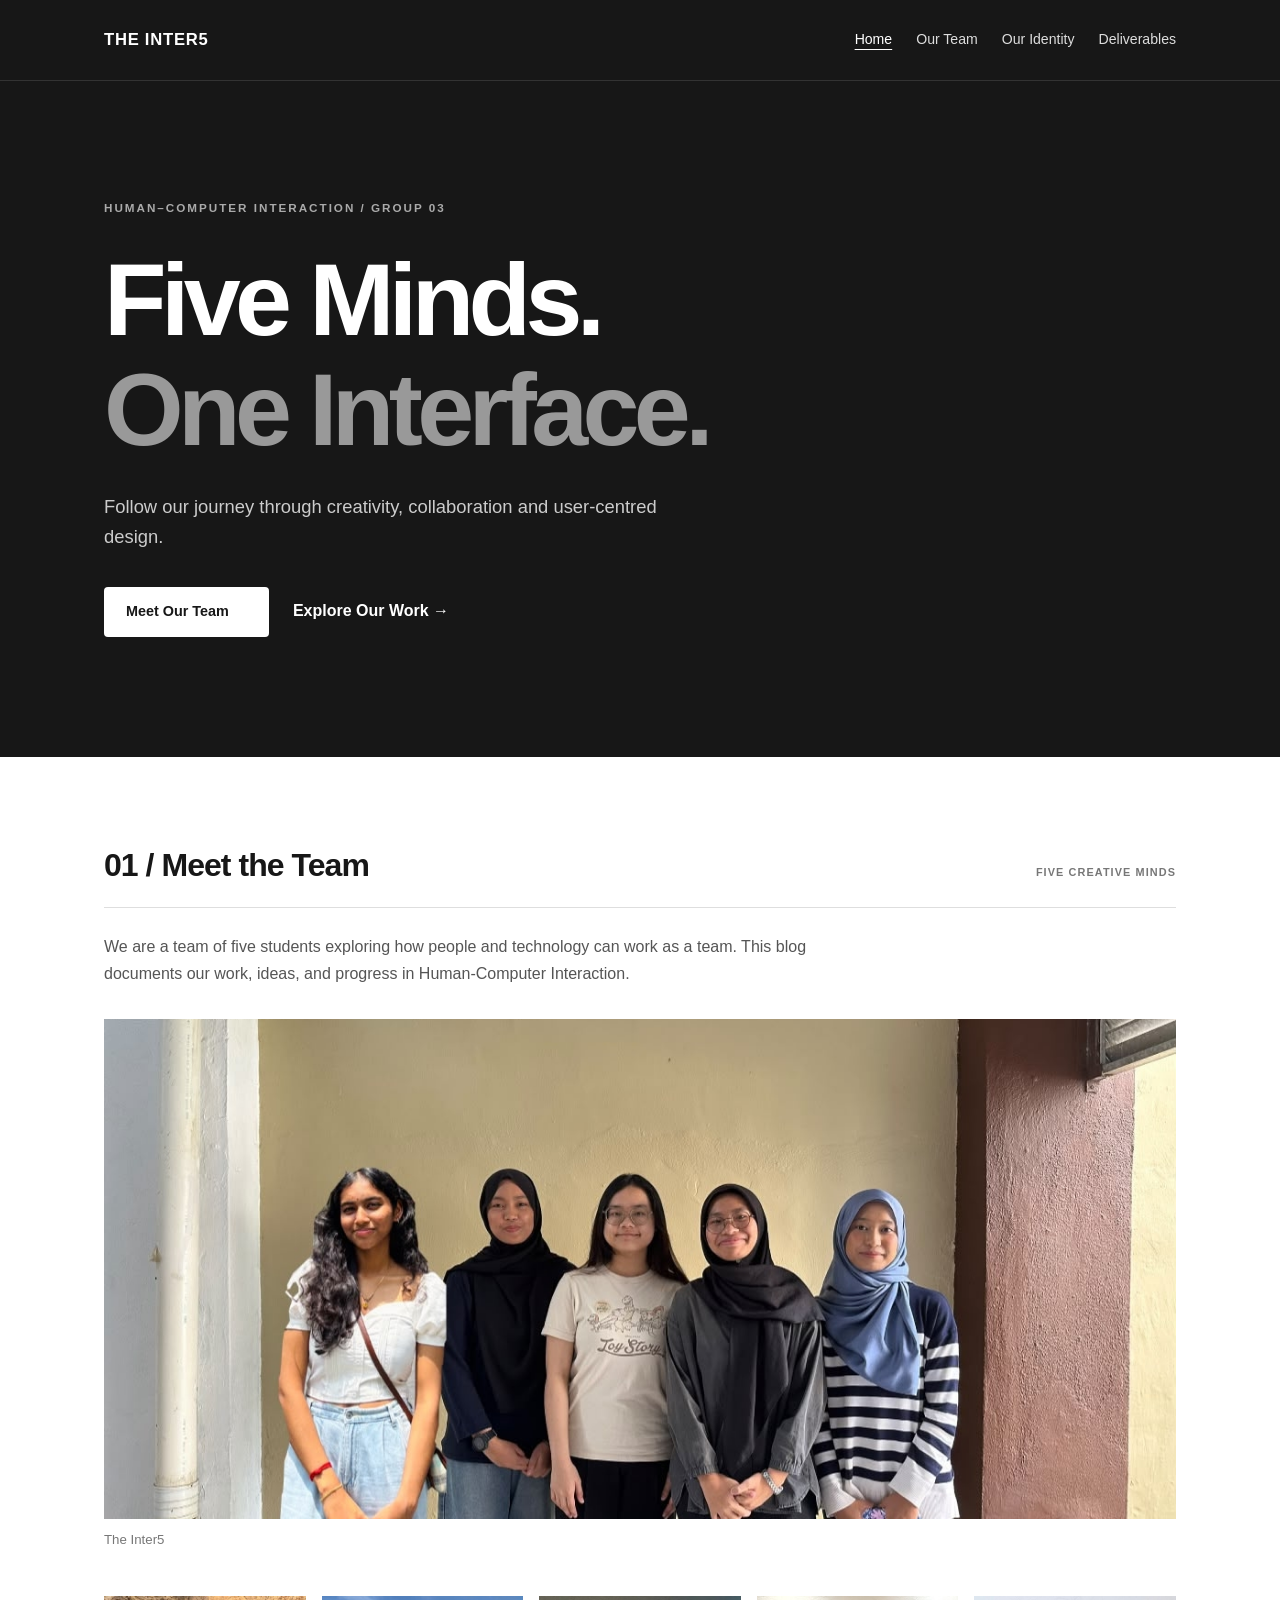
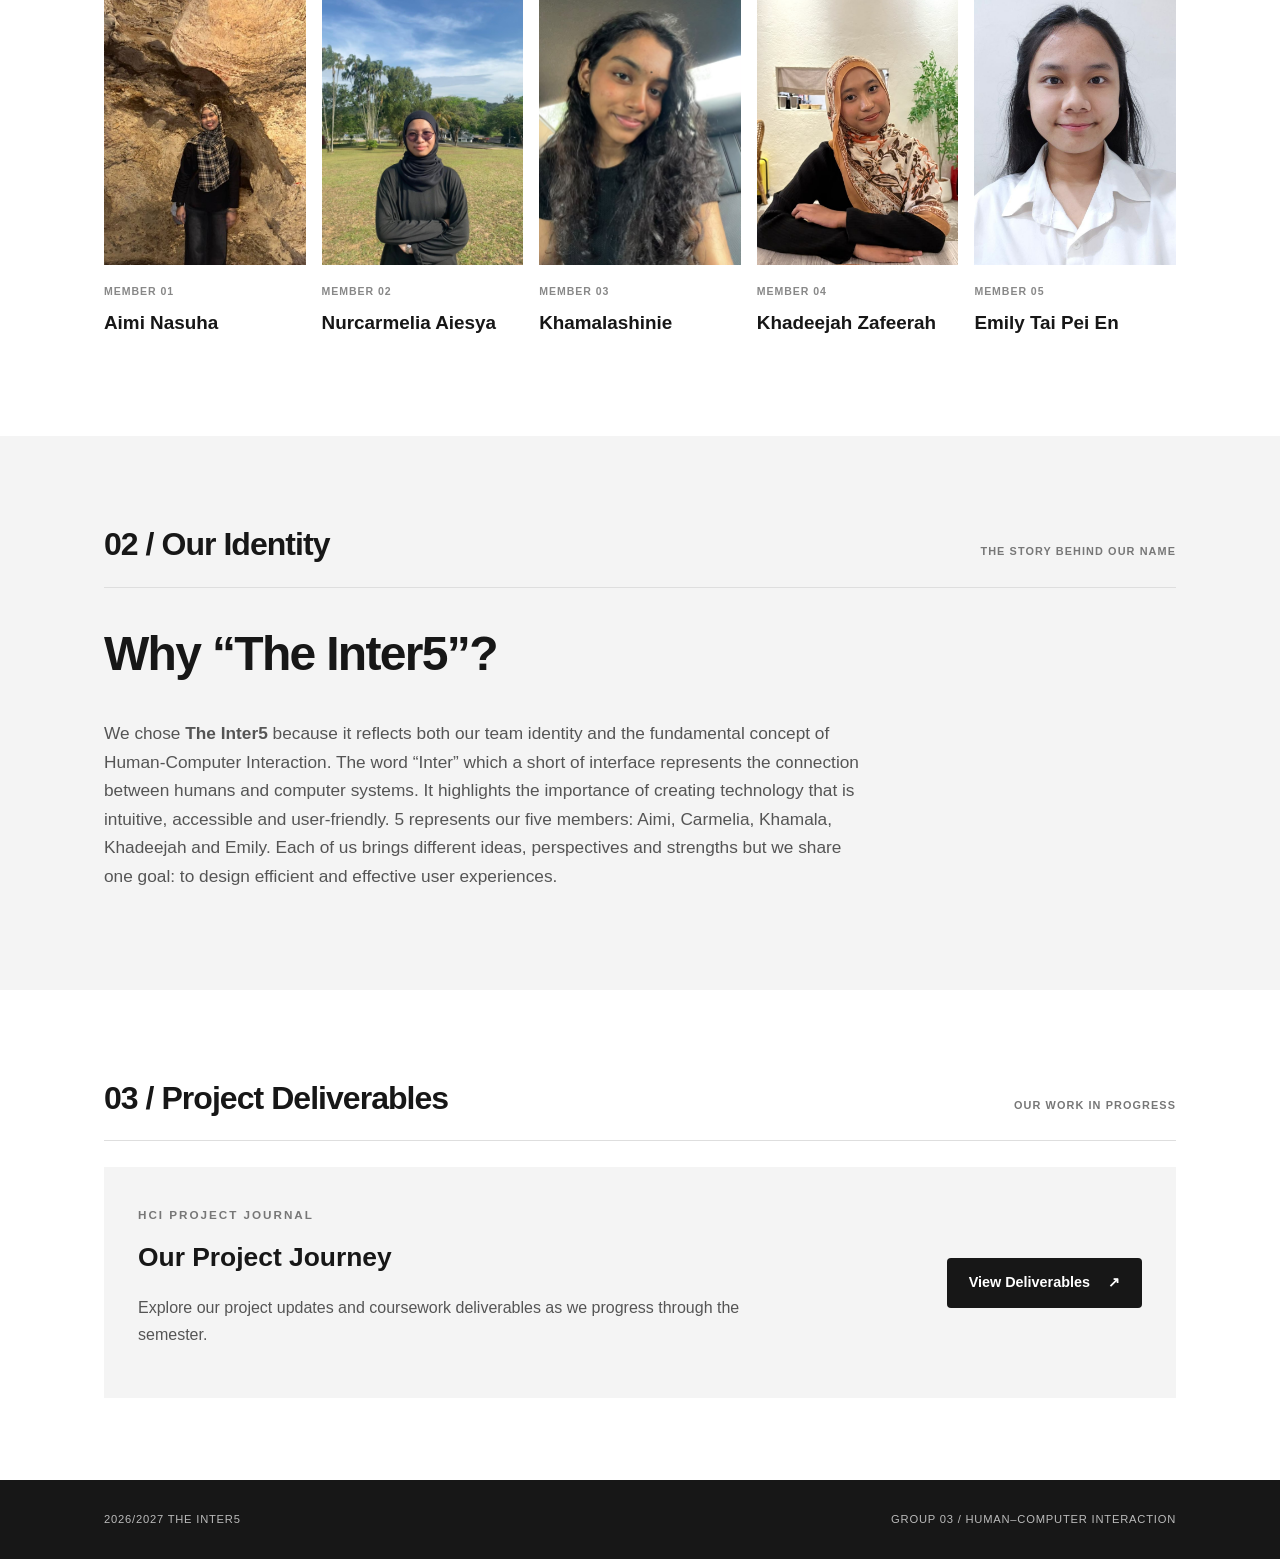
<file: index.html>
<!DOCTYPE html>
<html lang="en">
<head>
  <meta charset="UTF-8">
  <meta name="viewport" content="width=device-width, initial-scale=1">
  <meta name="description" content="The Inter5: Group 3 Human-Computer Interaction project blog.">
  <title>The Inter5 | HCI Group 3</title>
  <link rel="stylesheet" href="style.css">
</head>
<body>
  <a class="skip-link" href="#main">Skip to content</a>
  <header class="site-header">
    <div class="container header-inner">
      <a class="brand" href="index.html">THE INTER5</a>
      <nav aria-label="Main navigation">
        <a href="index.html" aria-current="page">Home</a>
        <a href="#team">Our Team</a>
        <a href="#identity">Our Identity</a>
        <a href="deliverables.html">Deliverables</a>
      </nav>
    </div>
  </header>
  <main id="main">
    <section class="hero">
      <div class="container">
        <p class="eyebrow">HUMAN–COMPUTER INTERACTION / GROUP 03</p>
        <h1>Five Minds.<br><span>One Interface.</span></h1>
        <p class="hero-description">Follow our journey through creativity, collaboration and user-centred design.</p>
        <div class="actions"><a class="button button-light" href="#team">Meet Our Team <span aria-hidden="true"></span></a><a class="text-link" href="deliverables.html">Explore Our Work <span aria-hidden="true">→</span></a></div>
      </div>
    </section>
    <section class="section" id="team">
      <div class="container">
        <div class="section-heading"><h2>01 / Meet the Team</h2><span>FIVE CREATIVE MINDS</span></div>
        <p>We are a team of five students exploring how people and technology can work as a team. This blog documents our work, ideas, and progress in Human-Computer Interaction.</p>
        <figure class="group-photo"><img src="images/group_photo.jpg" alt="Group photograph of Aimi, Carmelia, Kamala, Khadeeja, and Emily" onerror="this.hidden=true;this.nextElementSibling.hidden=false"><div class="photo-placeholder group-placeholder" hidden role="img" aria-label="Group photo not uploaded yet">GROUP PHOTOGRAPH<br><small>Upload images/group-photo.jpg</small></div><figcaption>The Inter5</figcaption></figure>
        <div class="member-grid">
          <article class="member-card"><div class="portrait"><img src="images/aimi.jpg" alt="Portrait of Aimi" onerror="this.hidden=true;this.nextElementSibling.hidden=false"><div class="photo-placeholder" hidden aria-label="Photo of Aimi not uploaded yet">A</div></div><div class="member-info"><span>MEMBER 01</span><h3>Aimi Nasuha</h3></div></article>
          <article class="member-card"><div class="portrait"><img src="images/carmelia.jpg" alt="Portrait of Carmelia" onerror="this.hidden=true;this.nextElementSibling.hidden=false"><div class="photo-placeholder" hidden aria-label="Photo of Carmelia not uploaded yet">C</div></div><div class="member-info"><span>MEMBER 02</span><h3>Nurcarmelia Aiesya</h3></div></article>
          <article class="member-card"><div class="portrait"><img src="images/kamala.jpg" alt="Portrait of Kamala" onerror="this.hidden=true;this.nextElementSibling.hidden=false"><div class="photo-placeholder" hidden aria-label="Photo of Kamala not uploaded yet">K</div></div><div class="member-info"><span>MEMBER 03</span><h3>Khamalashinie</h3></div></article>
          <article class="member-card"><div class="portrait"><img src="images/khadeeja.jpg" alt="Portrait of Khadeeja" onerror="this.hidden=true;this.nextElementSibling.hidden=false"><div class="photo-placeholder" hidden aria-label="Photo of Khadeeja not uploaded yet">K</div></div><div class="member-info"><span>MEMBER 04</span><h3>Khadeejah Zafeerah</h3></div></article>
          <article class="member-card"><div class="portrait"><img src="images/emily.jpg" alt="Portrait of Emily" onerror="this.hidden=true;this.nextElementSibling.hidden=false"><div class="photo-placeholder" hidden aria-label="Photo of Emily not uploaded yet">E</div></div><div class="member-info"><span>MEMBER 05</span><h3>Emily Tai Pei En</h3></div></article>
        </div>
      </div>
    </section>
    <section class="section section-muted" id="identity"><div class="container"><div class="section-heading"><h2>02 / Our Identity</h2><span>THE STORY BEHIND OUR NAME</span></div><h3 class="identity-title">Why “The Inter5”?</h3><p class="identity-text">We chose <strong>The Inter5</strong> because it reflects both our team identity and the fundamental concept of Human-Computer Interaction. The word “Inter” which a short of interface represents the connection between humans and computer systems. It highlights the importance of creating technology that is intuitive, accessible and user-friendly. 5 represents our five members: Aimi, Carmelia, Khamala, Khadeejah and Emily. Each of us brings different ideas, perspectives and strengths but we share one goal: to design efficient and effective user experiences.</p></div></section>
    <section class="section" id="projects"><div class="container"><div class="section-heading"><h2>03 / Project Deliverables</h2><span>OUR WORK IN PROGRESS</span></div><div class="project-card"><div><span class="eyebrow dark">HCI PROJECT JOURNAL</span><h3>Our Project Journey</h3><p>Explore our project updates and coursework deliverables as we progress through the semester.</p></div><a class="button button-dark" href="deliverables.html">View Deliverables <span aria-hidden="true">↗</span></a></div></div></section>
  </main>
  <footer class="site-footer"><div class="container footer-inner"><span>2026/2027 THE INTER5</span><span>GROUP 03 / HUMAN–COMPUTER INTERACTION</span></div></footer>
</body>
</html>
</file>
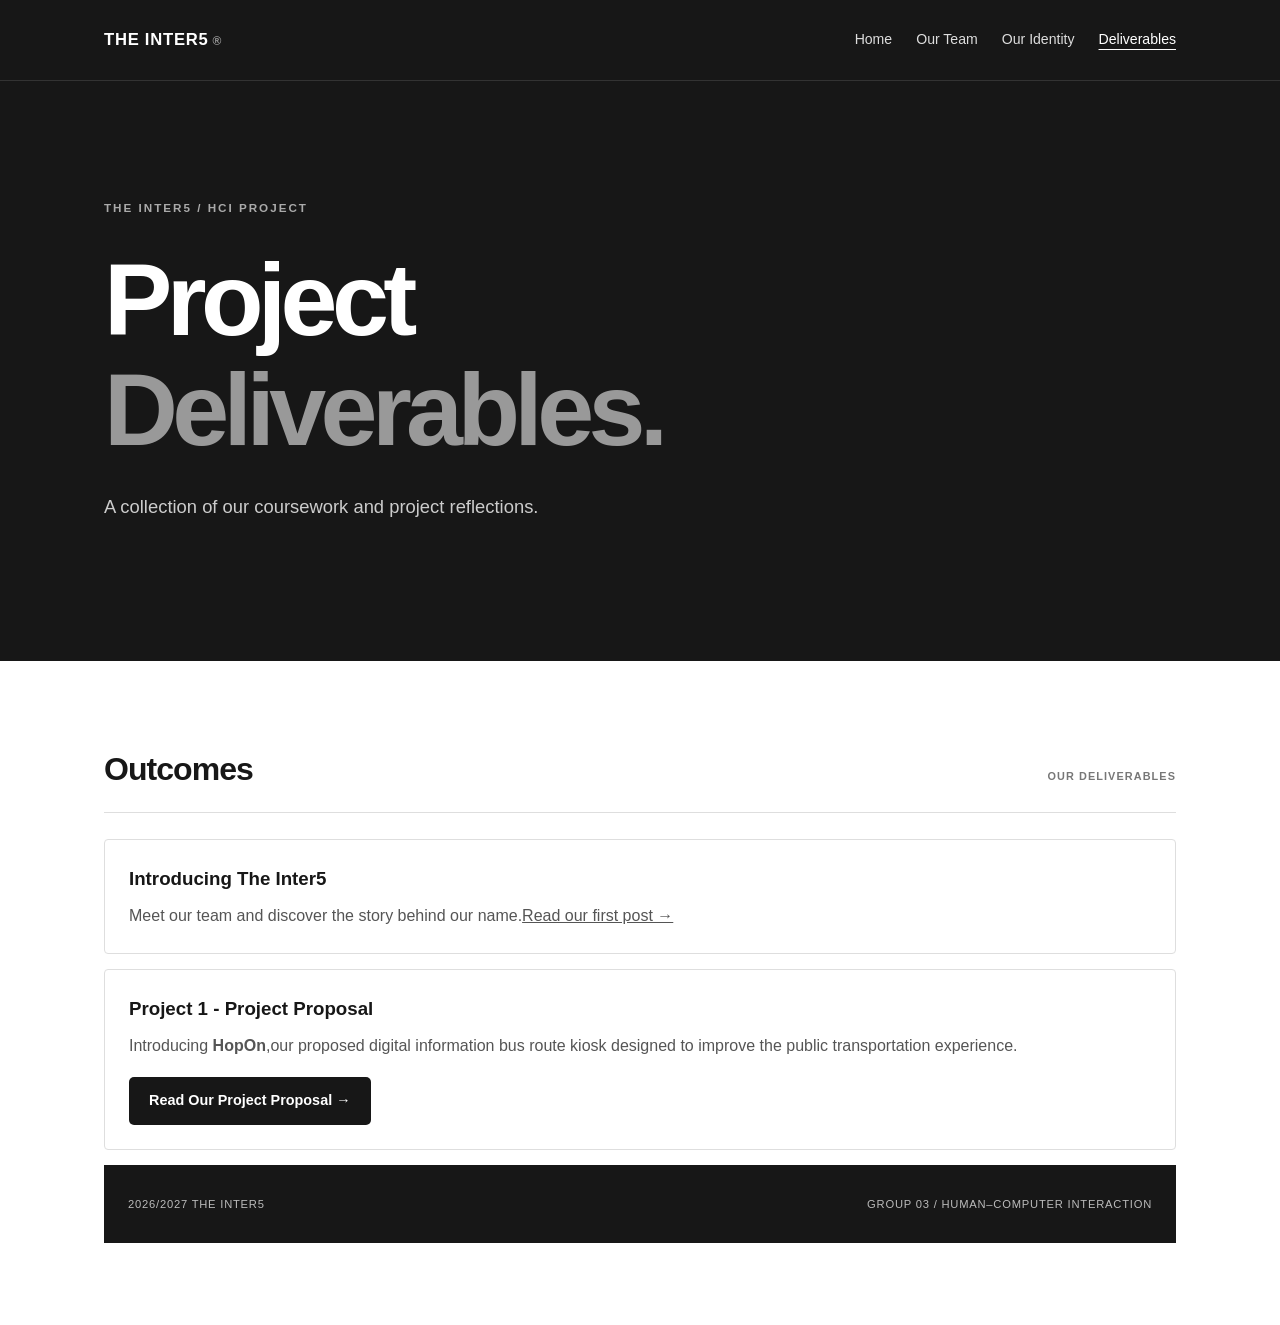
<file: deliverables.html>
<!DOCTYPE html>
<html lang="en">
<head><meta charset="UTF-8"><meta name="viewport" content="width=device-width, initial-scale=1"><meta name="description" content="Project deliverables from The Inter5."><title>Deliverables | The Inter5</title><link rel="stylesheet" href="style.css"></head>
<body>
<a class="skip-link" href="#main">Skip to content</a>
<header class="site-header"><div class="container header-inner"><a class="brand" href="index.html">THE INTER5<span class="brand-mark">®</span></a><nav aria-label="Main navigation"><a href="index.html">Home</a><a href="index.html#team">Our Team</a><a href="index.html#identity">Our Identity</a><a href="deliverables.html" aria-current="page">Deliverables</a></nav></div></header>
<main id="main"><section class="hero"><div class="container"><p class="eyebrow">THE INTER5 / HCI PROJECT</p><h1>Project<br><span>Deliverables.</span></h1><p class="hero-description">A collection of our coursework and project reflections.</p></div></section><section class="section"><div class="container"><div class="section-heading"><h2>Outcomes</h2><span>OUR DELIVERABLES</span></div><div class="deliverable-list"><article class="deliverable"><h3>Introducing The Inter5</h3><p>Meet our team and discover the story behind our name.<a href="index.html#team">Read our first post →</a></p></article>
<article class="deliverable"><h3>Project 1 - Project Proposal</h3><p>Introducing <strong>HopOn</strong>,our proposed digital information bus route kiosk designed to improve the public transportation experience.</p></p><a href="project1.html"class="project-read-link">Read Our Project Proposal →</a></article>

<footer class="site-footer"><div class="container footer-inner"><span>2026/2027 THE INTER5</span><span>GROUP 03 / HUMAN–COMPUTER INTERACTION</span></div></footer>
</body></html>
</file>
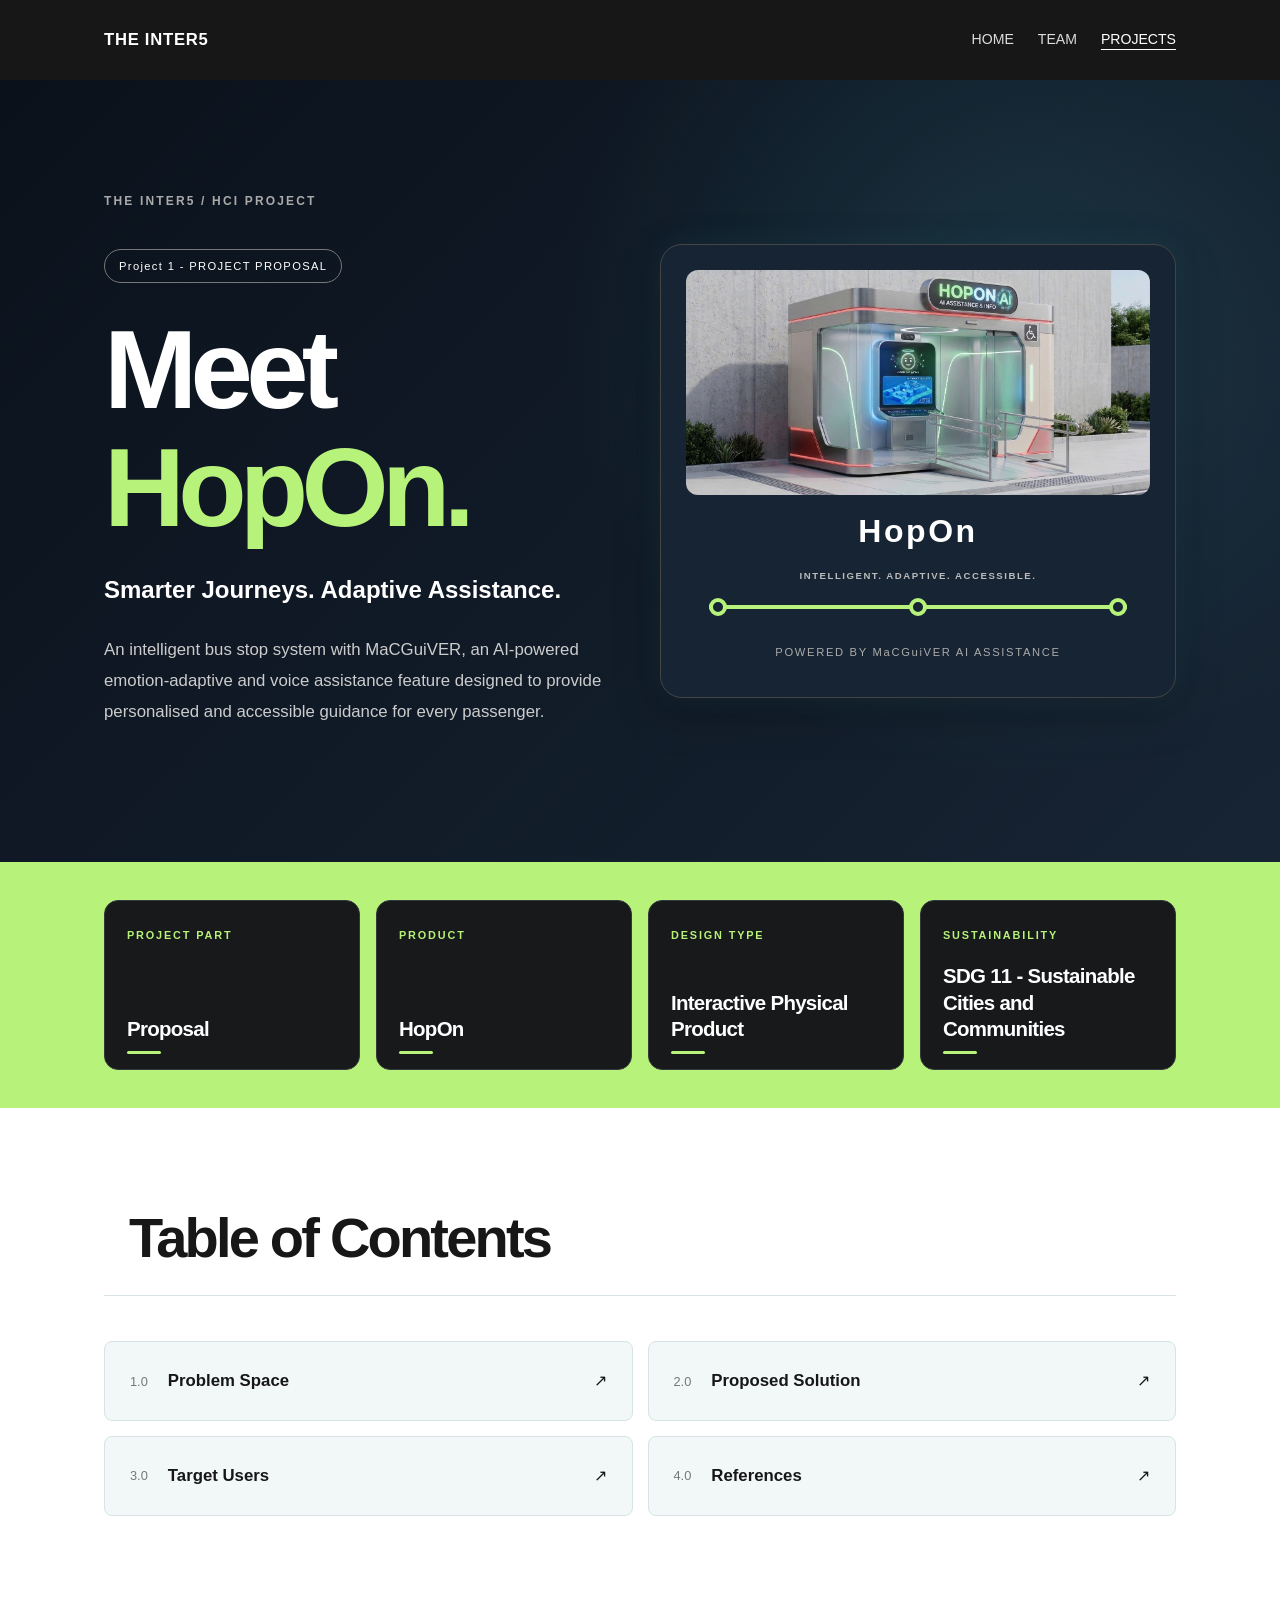
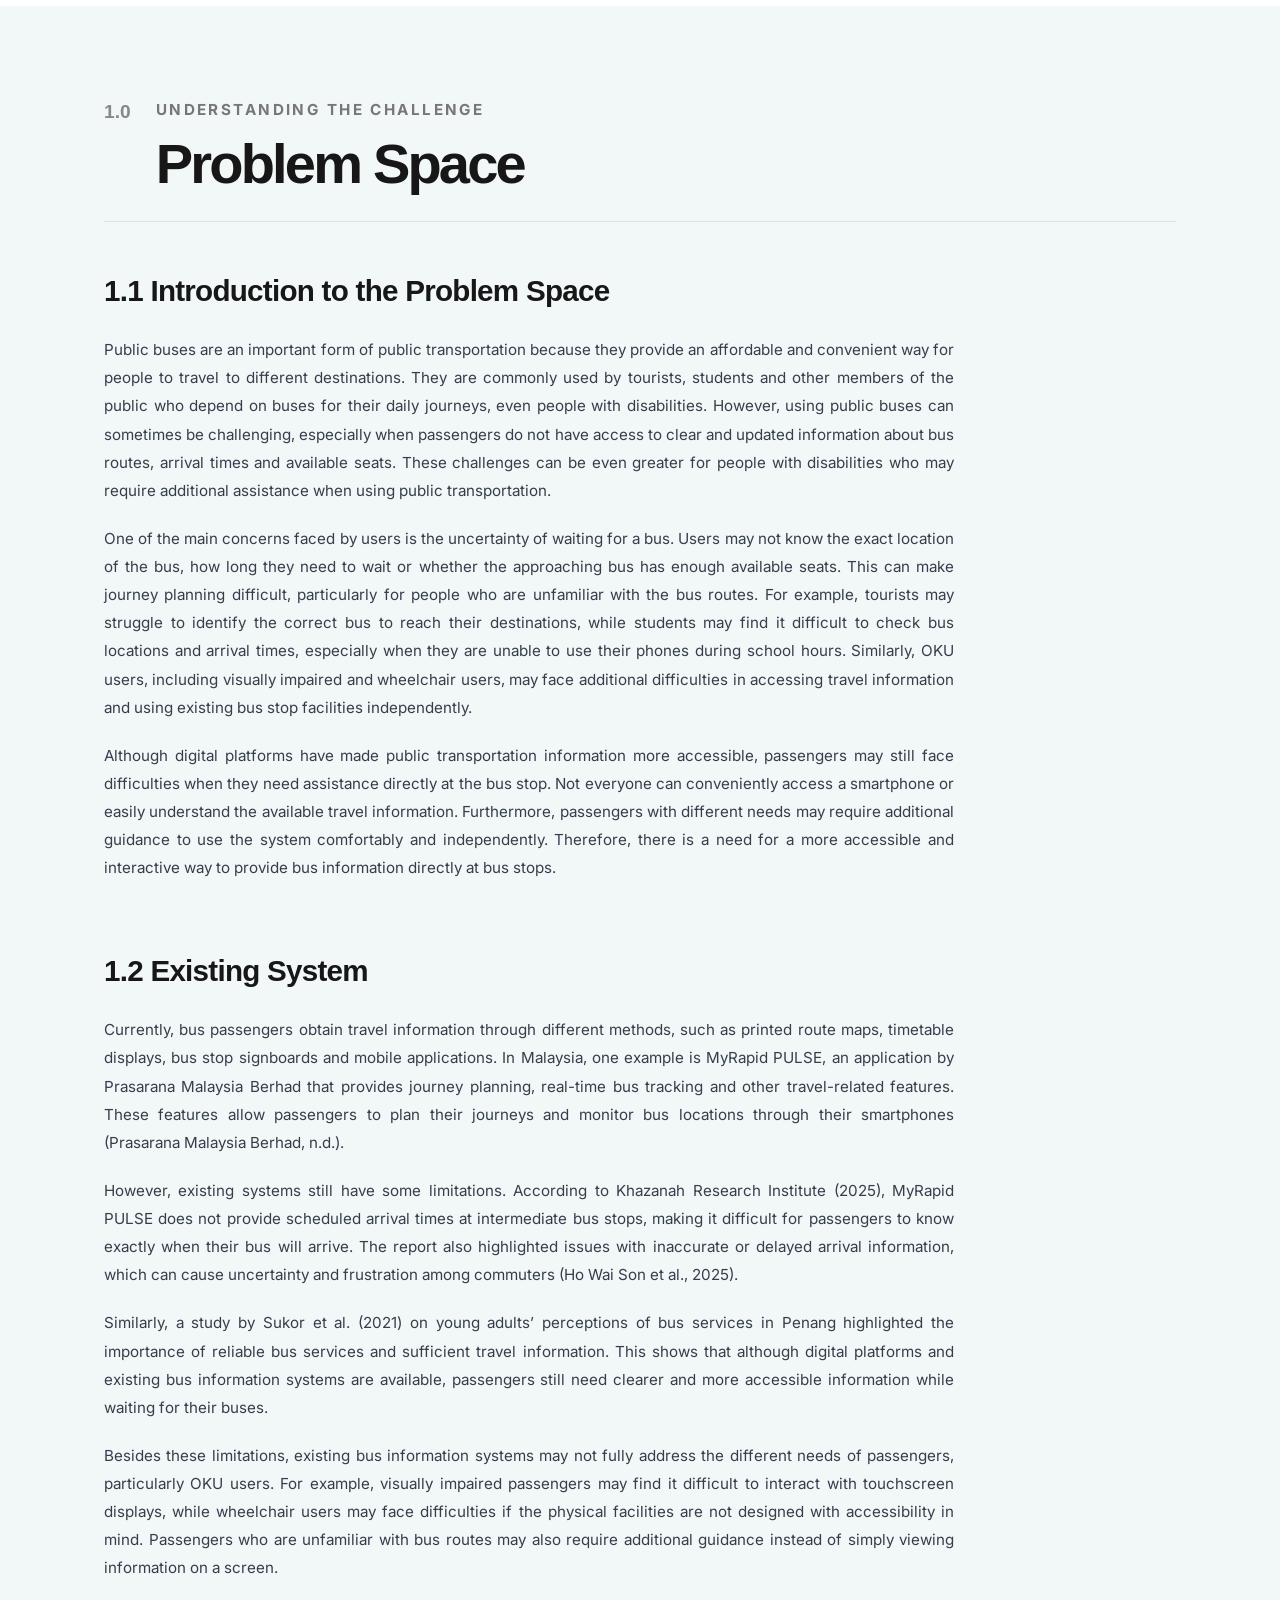
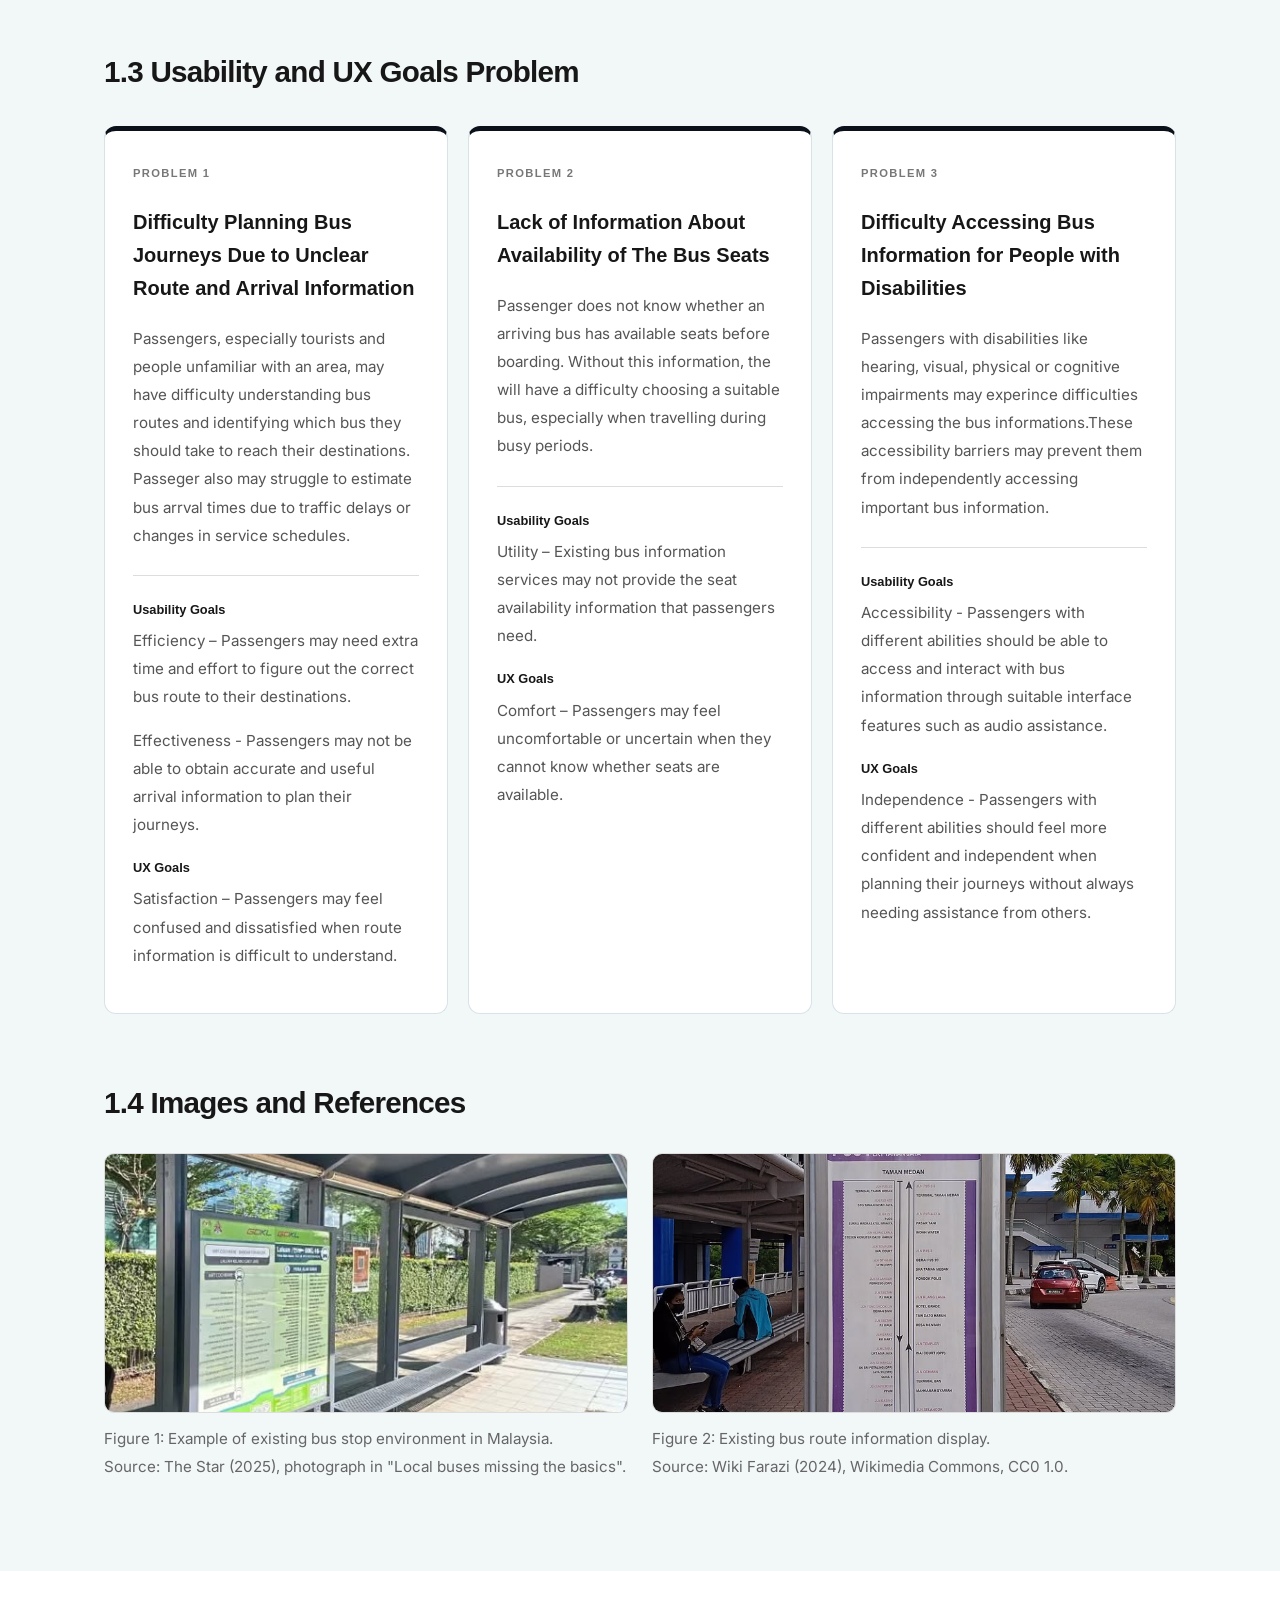
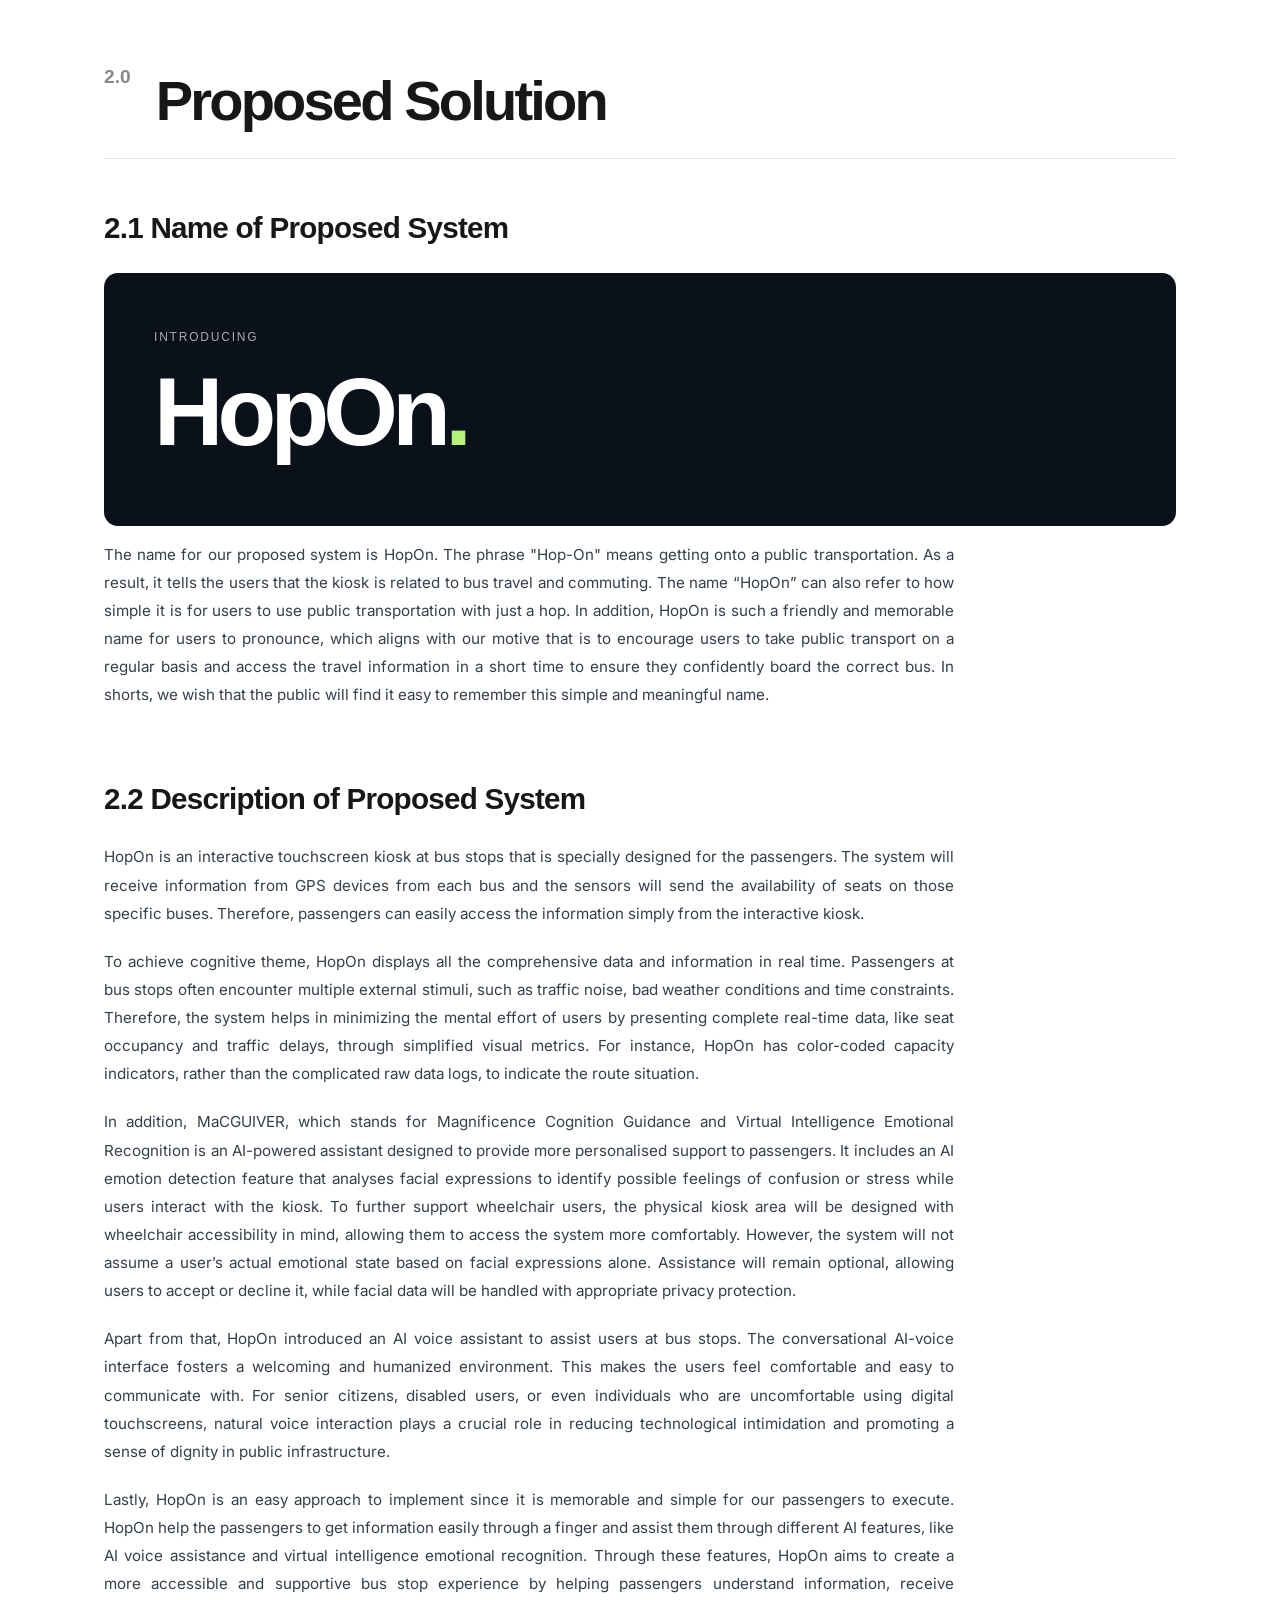
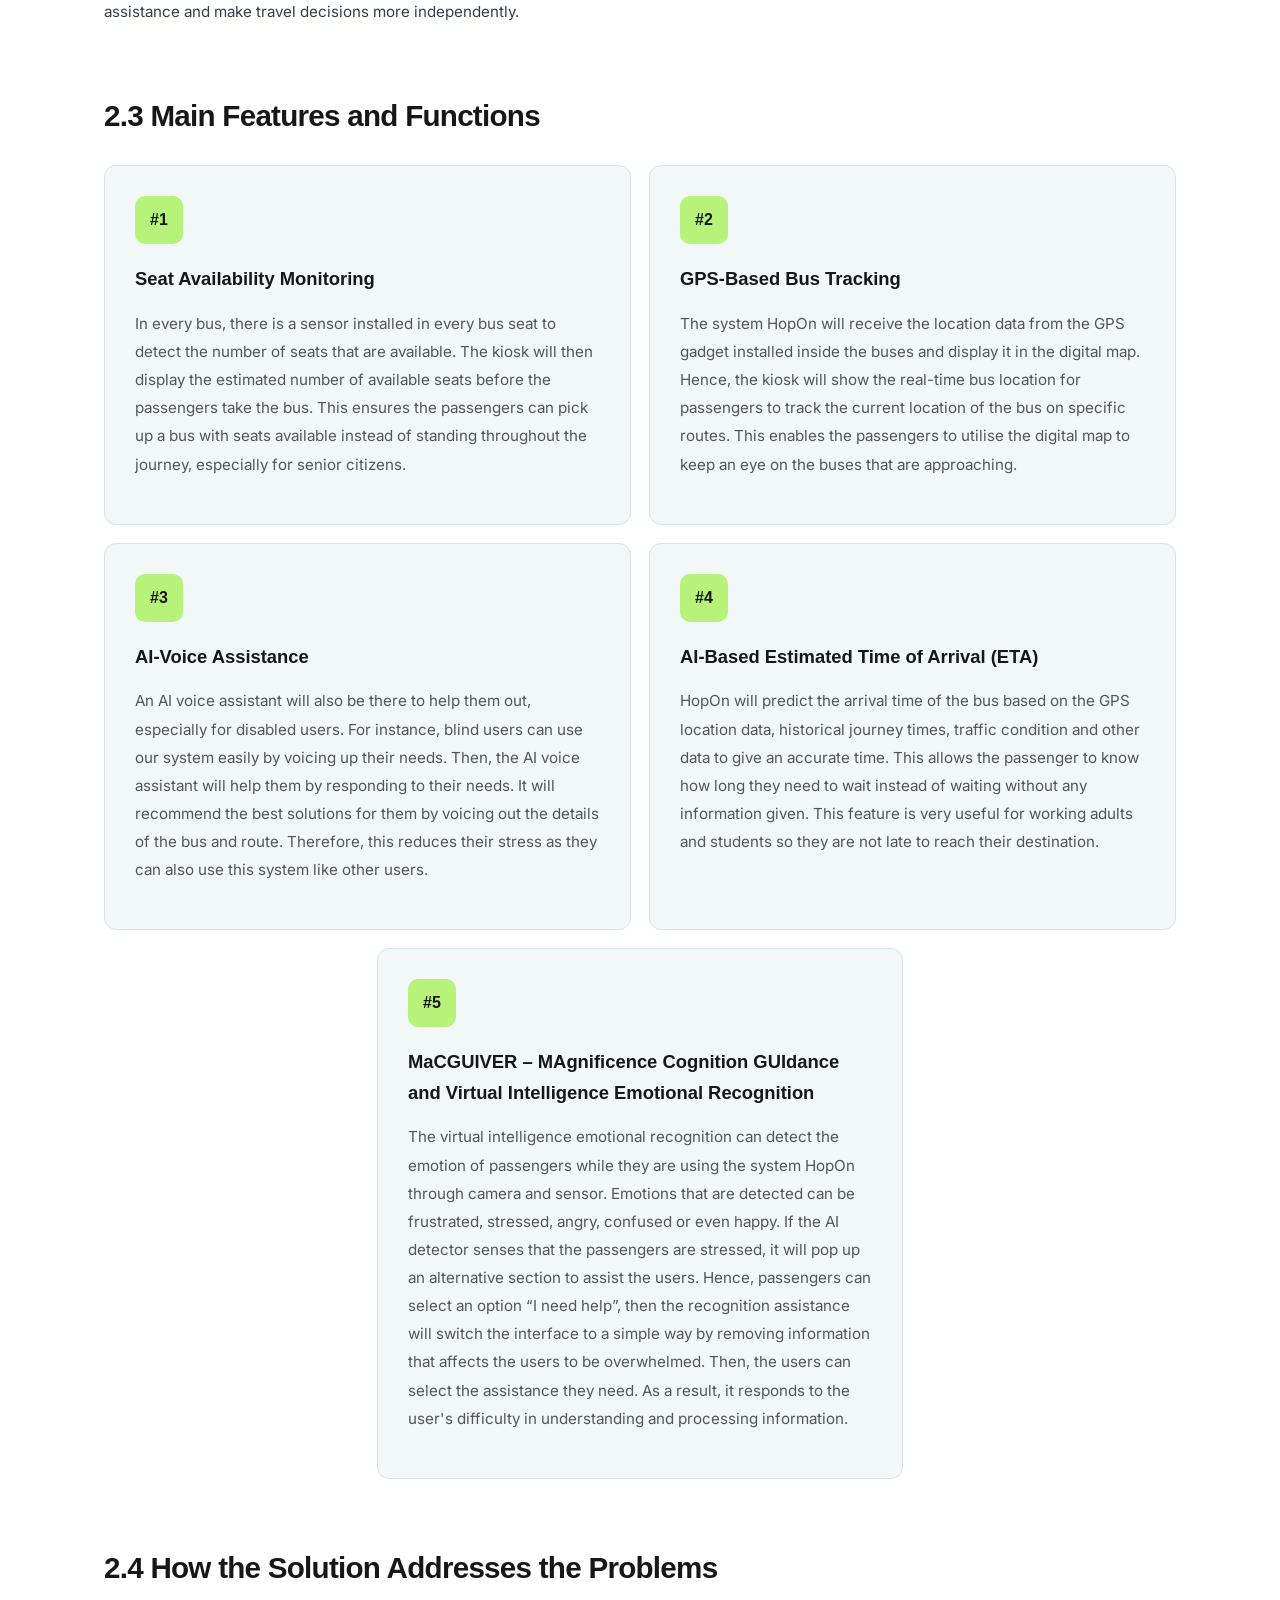
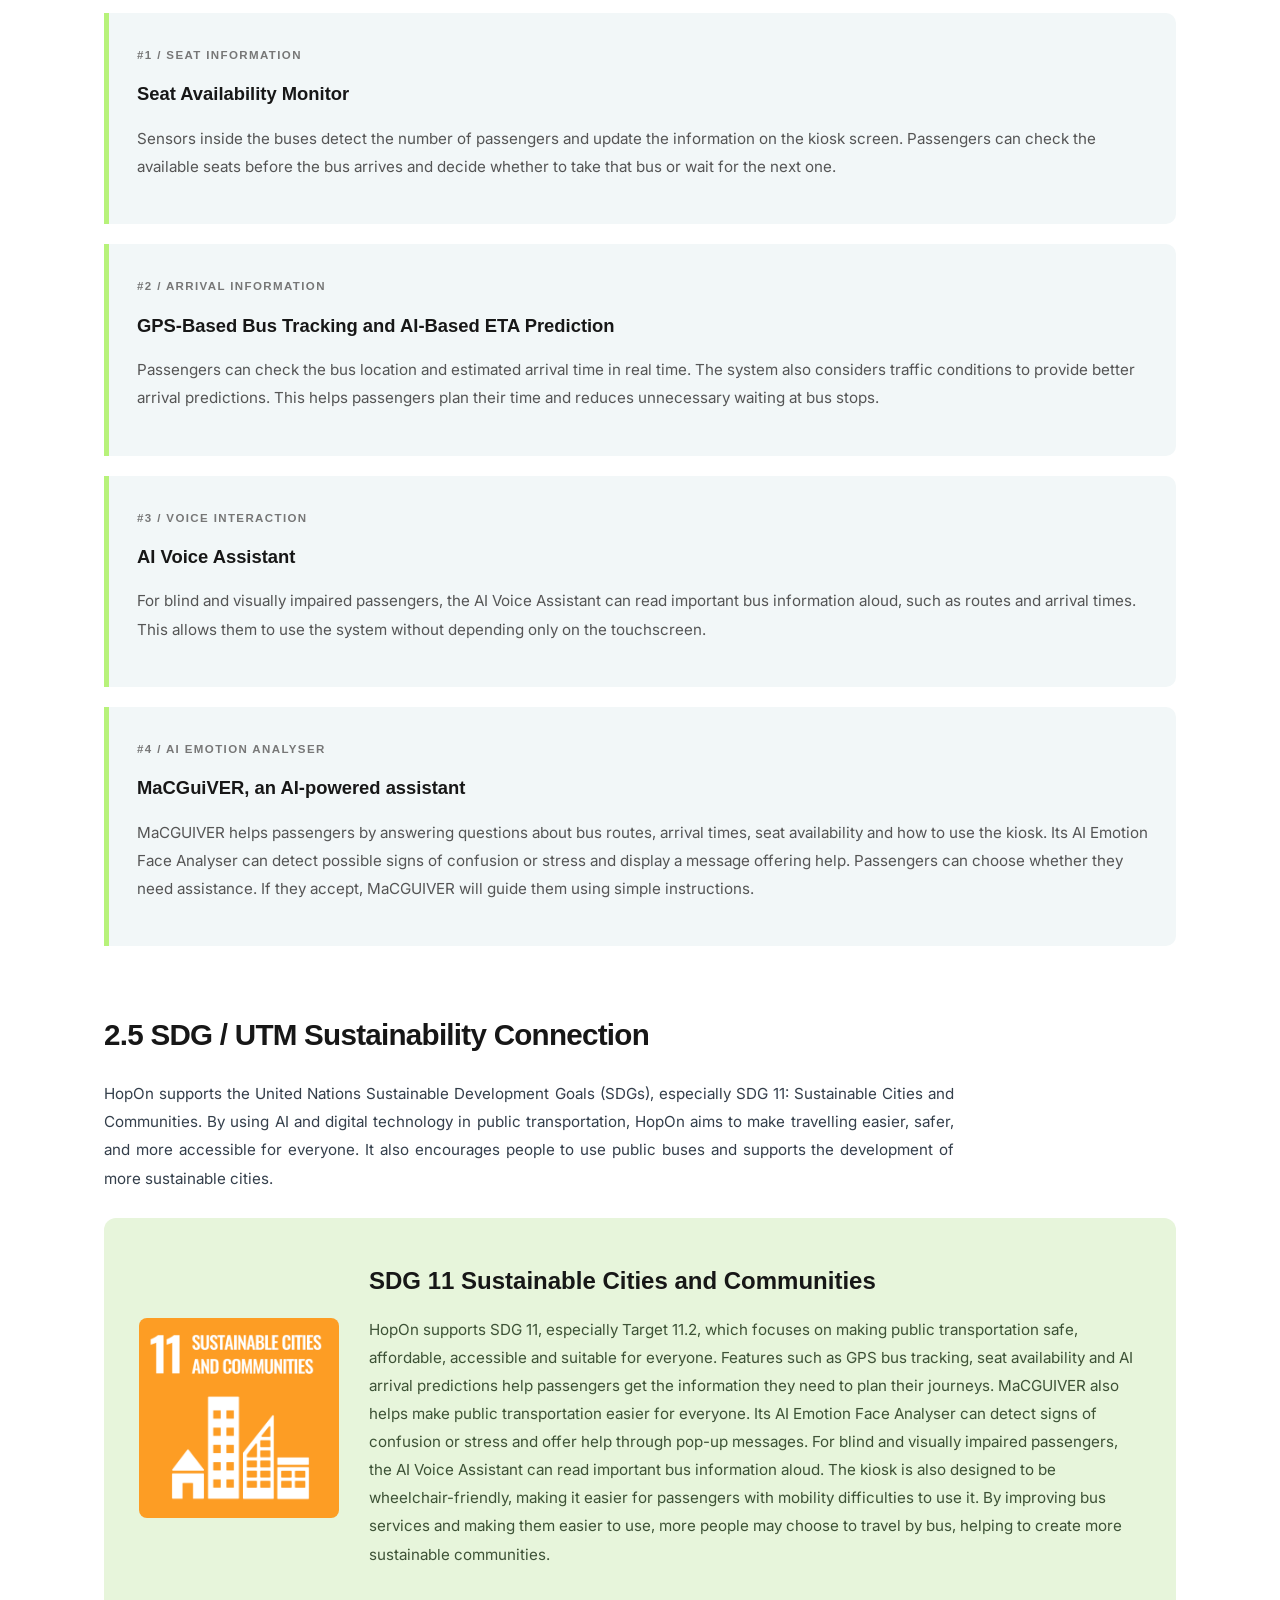
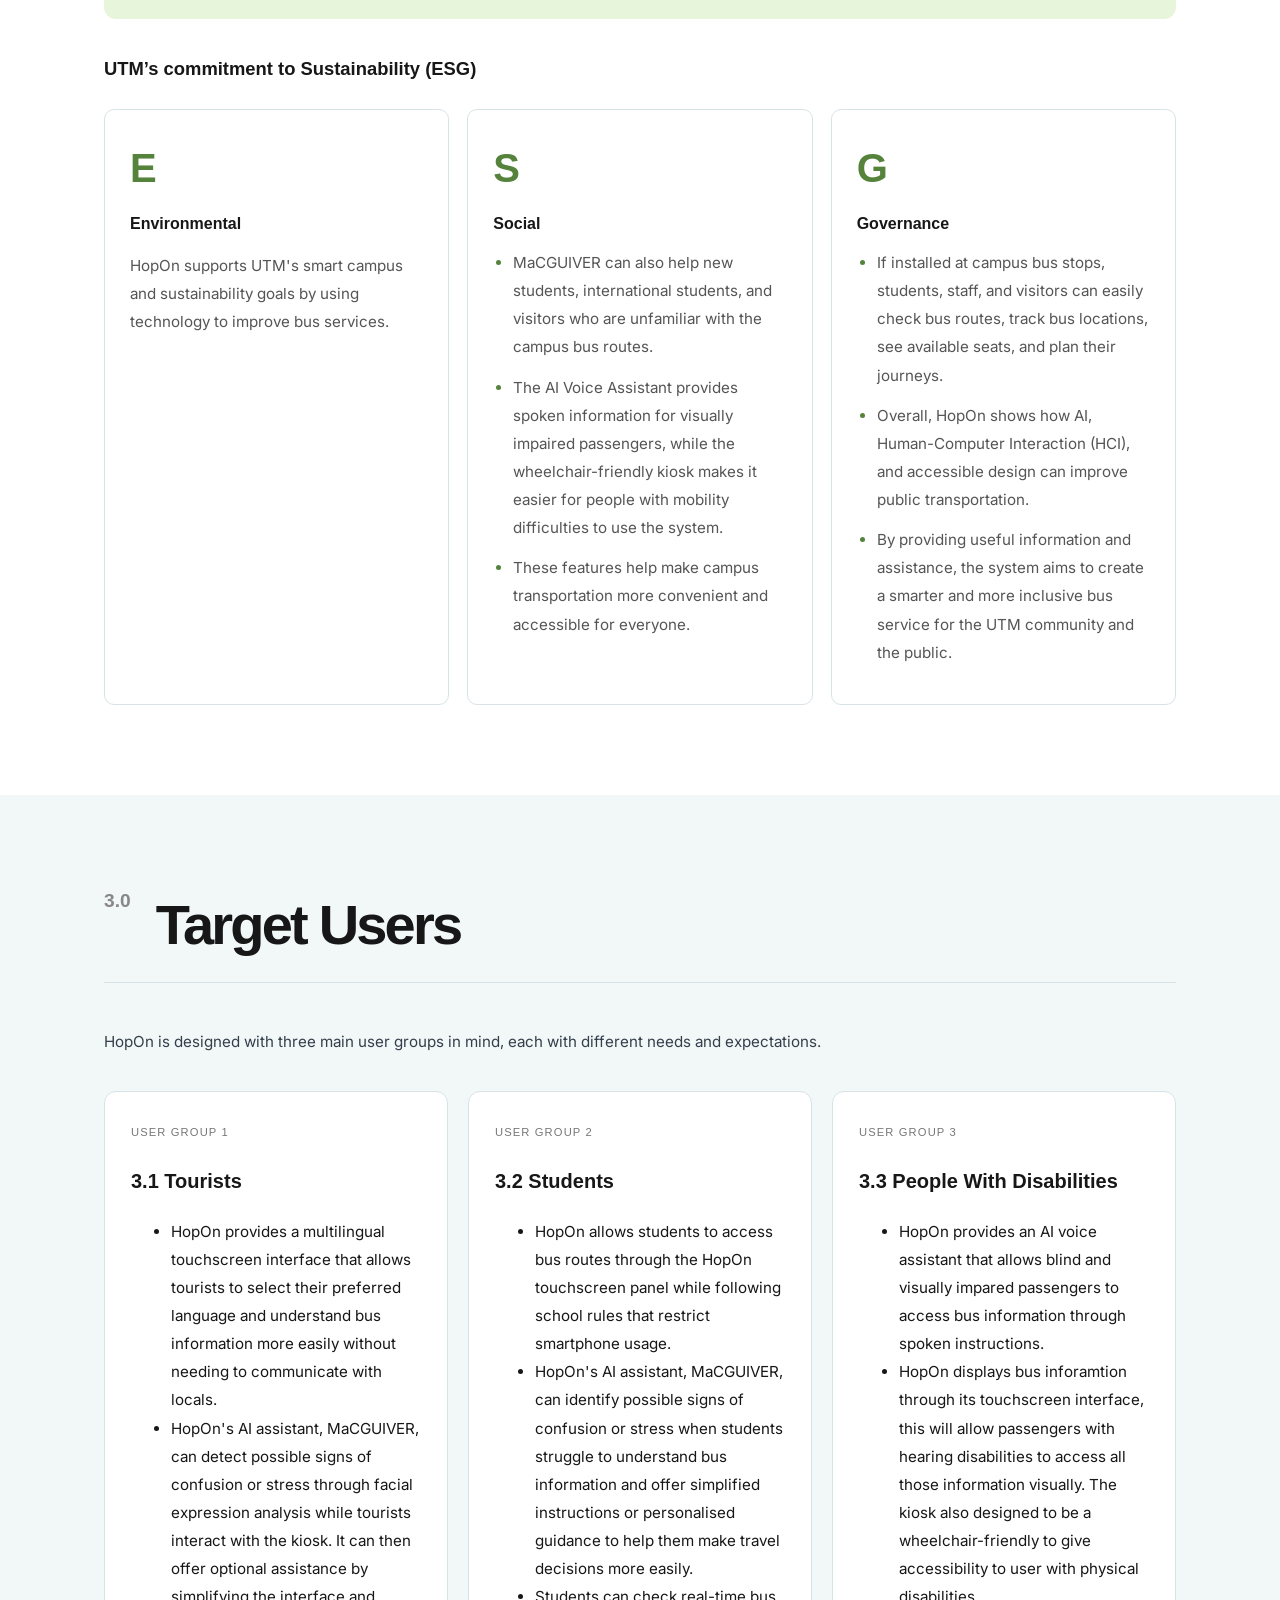
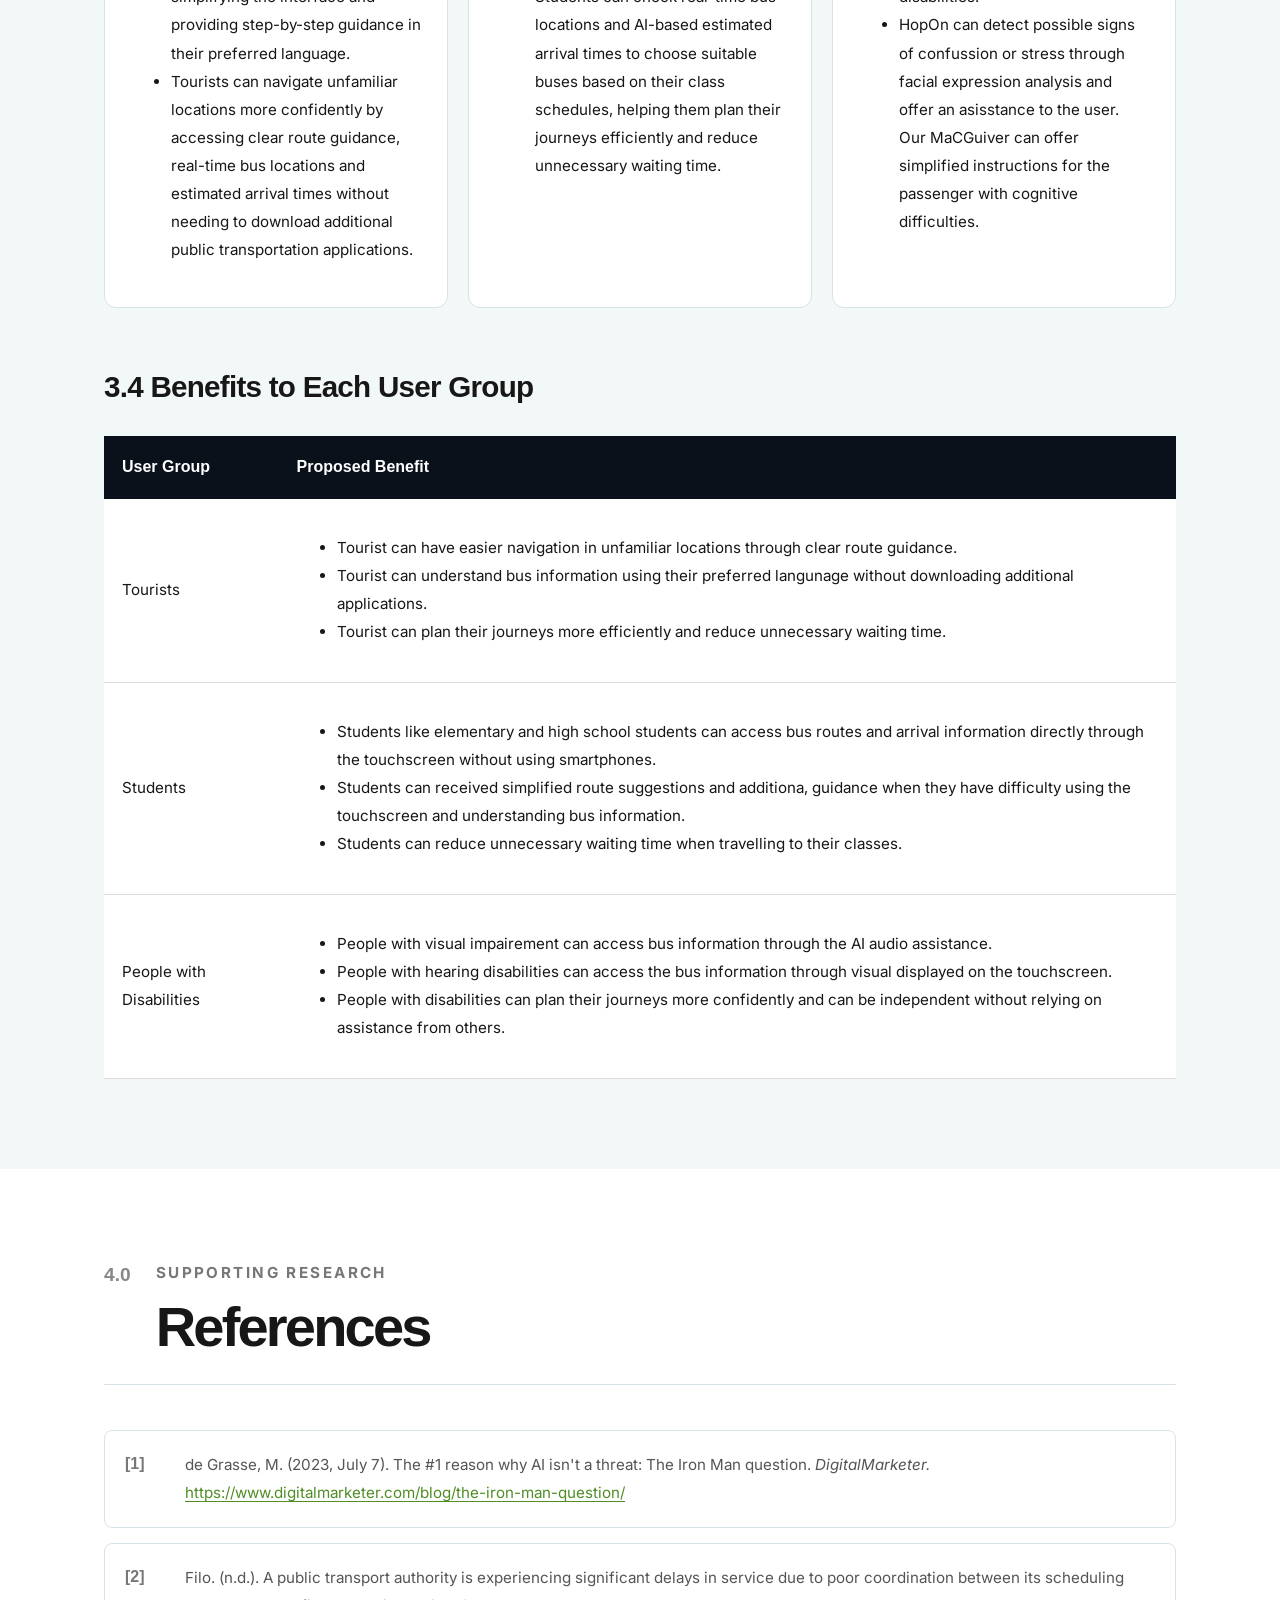
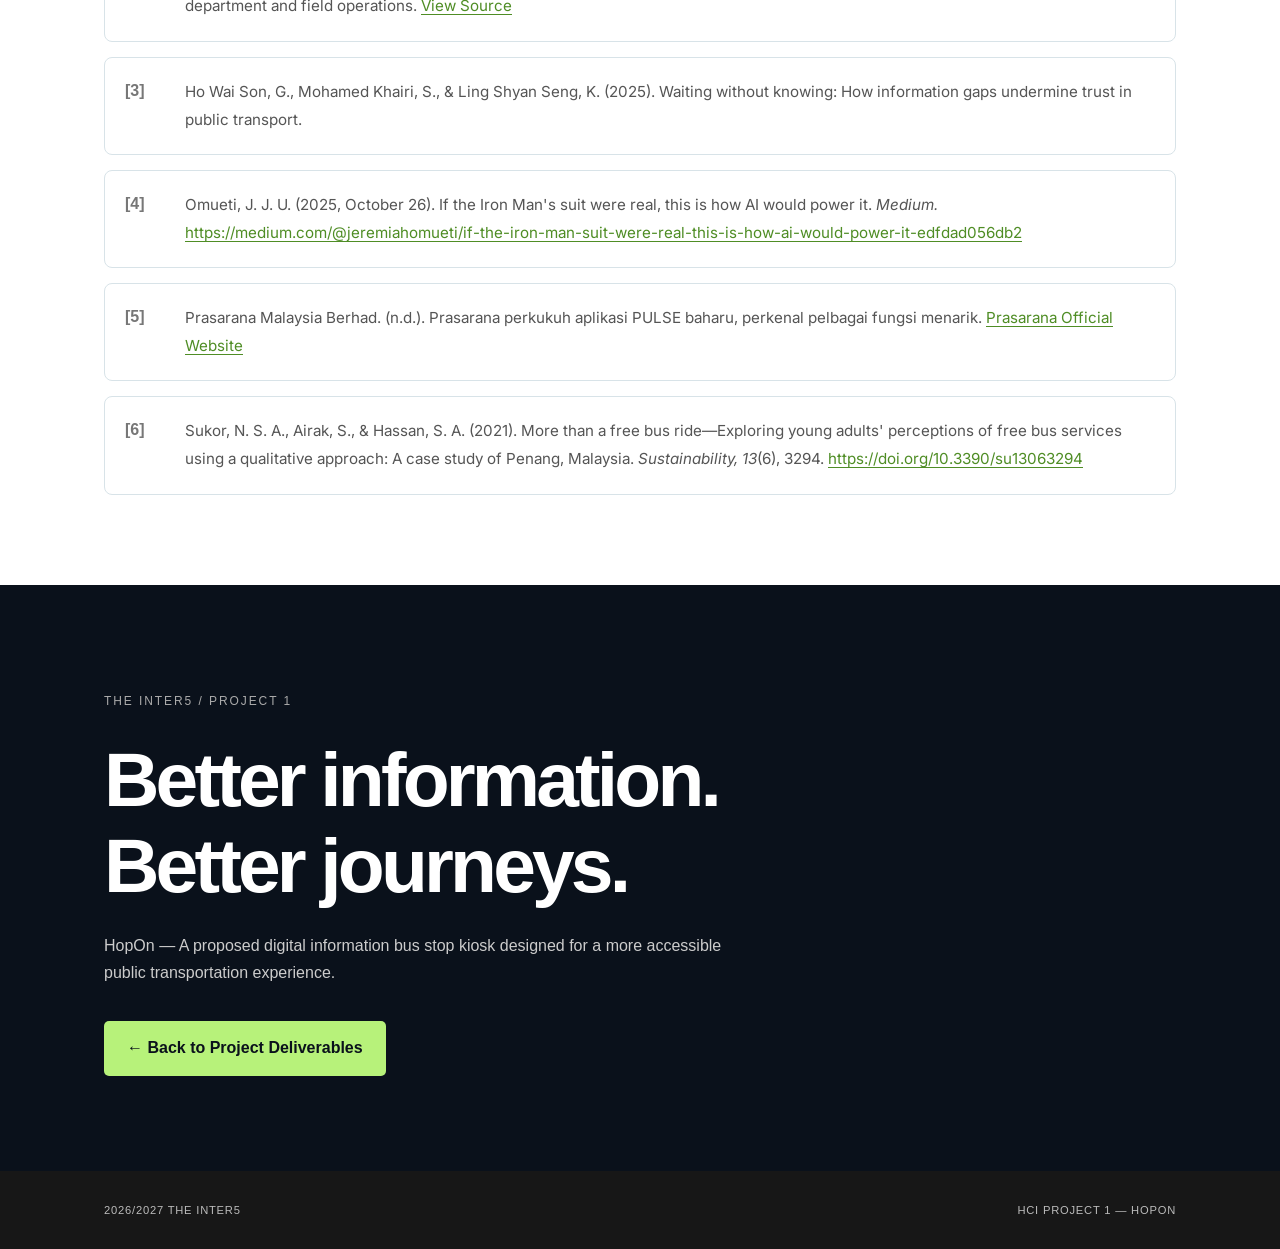
<file: project1.html>
<!DOCTYPE html>
<html lang="en">
<head>
  <meta charset="UTF-8">
  <meta name="viewport"
        content="width=device-width, initial-scale=1.0">
  <meta name="description"
        content="HopOn HCI Project 1 Proposal by The Inter5.">

  <title>Project 1 - HopOn Proposal | The Inter5</title>

  <!-- Google Font: Inter -->
<link rel="preconnect" href="https://fonts.googleapis.com">
<link rel="preconnect" href="https://fonts.gstatic.com" crossorigin>

<link href="https://fonts.googleapis.com/css2?family=Inter:wght@400;500;600;700&display=swap" rel="stylesheet">

  <!-- EXISTING WEBSITE STYLES -->
  <link rel="stylesheet" href="style.css">

  <!-- PROJECT 1 STYLES -->
  <link rel="stylesheet" href="project1.css"></head><body>

  <!-- ========================================
       HEADER AND NAVIGATION
  ========================================= -->
<a class="skip-link" href="#main">Skip to content</a><header class="site-header"><div class="container header-inner"><a class="brand" href="index.html">THE INTER5</a><nav aria-label="Main navigation">
        <a href="index.html">HOME</a>
        <a href="index.html#team">TEAM</a>
        <a href="deliverables.html"aria-current="page">PROJECTS</a></nav></div></header>

  <!-- ========================================
       PROJECT COVER / HERO SECTION
  ========================================= -->
<section class="hopon-hero"><div class="container"> <div class="hopon-hero-grid"><div class="hopon-hero-content"><p class="hopon-eyebrow">THE INTER5 / HCI PROJECT</p><span class="hopon-label">Project 1 - PROJECT PROPOSAL</span>
          <h1>
            Meet <span>HopOn.</span>
          </h1>

          <p class="hopon-tagline">
            Smarter Journeys. Adaptive Assistance.
          </p>

          <p class="hopon-intro">
            An intelligent bus stop system with MaCGuiVER, an AI-powered emotion-adaptive and voice assistance feature designed to provide personalised and accessible guidance for every passenger.
          </p>
        </div>
  
        <!-- DECORATIVE BUS STOP GRAPHIC -->

        <div class="hopon-cover-art"
             aria-hidden="true">

         <div class="hopon-sign">

  <img
    src="images/hopon-product.png"
    alt="HopOn Interactive Bus Stop Kiosk"
    class="hopon-product-image"
  >

  <span>HopOn</span>

  <small>INTELLIGENT. ADAPTIVE. ACCESSIBLE.</small>

</div>

          <div class="hopon-route-line">

            <span class="route-dot"></span>
            <span class="route-dot"></span>
            <span class="route-dot"></span>
          </div><p>POWERED BY MaCGuiVER AI ASSISTANCE</p></div>
      </div>
    </div>
  </section>
  <!-- ========================================
       PROJECT INFORMATION STRIP
  ========================================= -->

  <section class="hopon-info-strip">

    <div class="container hopon-info-grid">

      <div>
        <small>PROJECT PART</small>
        <strong>Proposal</strong>
      </div>

      <div>
        <small>PRODUCT</small>
        <strong>HopOn</strong>
      </div>

      <div>
        <small>DESIGN TYPE</small>
        <strong>Interactive Physical Product</strong>
      </div>

      <div>
        <small>SUSTAINABILITY</small>
        <strong>SDG 11 - Sustainable Cities and Communities </strong>
      </div>
    </div>
  </section>
  <main id="main">
    <!-- ======================================
         TABLE OF CONTENTS
    ======================================= -->

    <section class="hopon-section">
      <div class="container">
        <div class="hopon-section-heading">
          <span class="hopon-section-number"></span>
          <div>
            <p class="hopon-overline">
              
            </p>

            <h2>Table of Contents</h2>
          </div>

        </div>

        <div class="hopon-toc">

          <a href="#problem">
            <span>1.0</span>
            <strong>Problem Space</strong>
            <span aria-hidden="true">↗</span>
          </a>

          <a href="#solution">
            <span>2.0</span>
            <strong>Proposed Solution</strong>
            <span aria-hidden="true">↗</span>
          </a>

          <a href="#users">
            <span>3.0</span>
            <strong>Target Users</strong>
            <span aria-hidden="true">↗</span>
          </a>

          <a href="#references">
            <span>4.0</span>
            <strong>References</strong>
            <span aria-hidden="true">↗</span>
          </a>
        </div>
      </div>
    </section>
    <!-- ======================================
         SECTION 1: PROBLEM SPACE
    ======================================= -->

    <section id="problem"
             class="hopon-section hopon-section-muted">
      <div class="container">
        <div class="hopon-section-heading">
          <span class="hopon-section-number">1.0</span>
          <div>
            <p class="hopon-overline">
              UNDERSTANDING THE CHALLENGE
            </p>
            <h2>Problem Space</h2>
          </div>
        </div>
        
        <!-- 1.1 INTRODUCTION -->

        <div class="hopon-content-block">
          <h3>1.1 Introduction to the Problem Space</h3>
          <p>
Public buses are an important form of public transportation because they provide an affordable and convenient way for people to travel to different destinations. They are commonly used by tourists, students and other members of the public who depend on buses for their daily journeys, even people with disabilities. However, using public buses can sometimes be challenging, especially when passengers do not have access to clear and updated information about bus routes, arrival times and available seats. These challenges can be even greater for people with disabilities who may require additional assistance when using public transportation.
          </p>
          
          <p>
One of the main concerns faced by users is the uncertainty of waiting for a bus. Users may not know the exact location of the bus, how long they need to wait or whether the approaching bus has enough available seats. This can make journey planning difficult, particularly for people who are unfamiliar with the bus routes. For example, tourists may struggle to identify the correct bus to reach their destinations, while students may find it difficult to check bus locations and arrival times, especially when they are unable to use their phones during school hours. Similarly, OKU users, including visually impaired and wheelchair users, may face additional difficulties in accessing travel information and using existing bus stop facilities independently.
          </p>
          
            <p>          
Although digital platforms have made public transportation information more accessible, passengers may still face difficulties when they need assistance directly at the bus stop. Not everyone can conveniently access a smartphone or easily understand the available travel information. Furthermore, passengers with different needs may require additional guidance to use the system comfortably and independently. Therefore, there is a need for a more accessible and interactive way to provide bus information directly at bus stops. 
            </p>
       
          
        </div>

        <!-- 1.2 EXISTING SYSTEM -->

        <div class="hopon-content-block">
          <h3>1.2 Existing System</h3>
          <p>
Currently, bus passengers obtain travel information through different methods, such as printed route maps, timetable displays, bus stop signboards and mobile applications. In Malaysia, one example is MyRapid PULSE, an application by Prasarana Malaysia Berhad that provides journey planning, real-time bus tracking and other travel-related features. These features allow passengers to plan their journeys and monitor bus locations through their smartphones (Prasarana Malaysia Berhad, n.d.).
          </p>
          
          <p>          
However, existing systems still have some limitations. According to Khazanah Research Institute (2025), MyRapid PULSE does not provide scheduled arrival times at intermediate bus stops, making it difficult for passengers to know exactly when their bus will arrive. The report also highlighted issues with inaccurate or delayed arrival information, which can cause uncertainty and frustration among commuters (Ho Wai Son et al., 2025).
          </p>  
          
          <p>          
Similarly, a study by Sukor et al. (2021) on young adults’ perceptions of bus services in Penang highlighted the importance of reliable bus services and sufficient travel information. This shows that although digital platforms and existing bus information systems are available, passengers still need clearer and more accessible information while waiting for their buses.
          </p>  
          
<p>            
Besides these limitations, existing bus information systems may not fully address the different needs of passengers, particularly OKU users. For example, visually impaired passengers may find it difficult to interact with touchscreen displays, while wheelchair users may face difficulties if the physical facilities are not designed with accessibility in mind. Passengers who are unfamiliar with bus routes may also require additional guidance instead of simply viewing information on a screen.
</p>
        </div>

        <!-- 1.3 THREE PROBLEMS -->

        <div class="hopon-content-block">
          <h3>1.3 Usability and UX Goals Problem</h3>
          <p>
            
          </p>
          <div class="hopon-problem-grid">

            <!-- PROBLEM 1 -->

            <article class="hopon-problem-card">

              <span class="hopon-card-number">
                PROBLEM 1
              </span>
              <h4>
                Difficulty Planning Bus Journeys Due to Unclear Route and Arrival Information
              </h4>
              <p>
                Passengers, especially tourists and people unfamiliar with an area, may have difficulty understanding bus routes and identifying which bus they should take to reach their destinations. Passeger also may struggle to estimate bus arrval times due to traffic delays or changes in service schedules.
                </p>

              <div class="hopon-goal">

                <strong>Usability Goals</strong>
                <p>Efficiency – Passengers may need extra time and effort to figure out the correct bus route to their destinations.</p>
                <p>Effectiveness - Passengers may not be able to obtain accurate and useful arrival information to plan their journeys.</p>

                <strong>UX Goals</strong>
                <p>Satisfaction – Passengers may feel confused and dissatisfied when route information is difficult to understand.</p>
              </div>
            </article>


            <!-- PROBLEM 2 -->

            <article class="hopon-problem-card">

              <span class="hopon-card-number">
                PROBLEM 2
              </span>
              <h4>
                Lack of Information About Availability of The Bus Seats
              </h4>
              <p>
                Passenger does not know whether an arriving bus has available seats before boarding. Without this information, the will have a difficulty choosing a suitable bus, especially when travelling during busy periods.
              </p>

              <div class="hopon-goal">

                <strong>Usability Goals</strong>
                <p>Utility – Existing bus information services may not provide the seat availability information that passengers need.</p>

                <strong>UX Goals</strong>
                <p>Comfort – Passengers may feel uncomfortable or uncertain when they cannot know whether seats are available.</p>
              </div>
            </article>

            <!-- PROBLEM 3 -->

            <article class="hopon-problem-card">

              <span class="hopon-card-number">
                PROBLEM 3
              </span>
              <h4>
                Difficulty Accessing Bus Information for People with Disabilities
              </h4>
              <p>
                Passengers with disabilities like hearing, visual, physical or cognitive impairments may experince difficulties accessing the bus informations.These accessibility barriers may prevent them from independently accessing important bus information.
              </p>

              <div class="hopon-goal">

                <strong>Usability Goals</strong>
                <p>Accessibility - Passengers with different abilities should be able to access and interact with bus information through suitable interface features such as audio assistance.</p>

                <strong>UX Goals</strong>
                <p>Independence - Passengers with different abilities should feel more confident and independent when planning their journeys without always needing assistance from others.</p>
              </div>
            </article>
        </div>
          </div>

        <!-- 1.4 IMAGES -->

        <div class="hopon-content-block">

          <h3>1.4 Images and References</h3>

          <div class="hopon-image-grid">

            <figure class="hopon-image-placeholder">
              
              <img
               src="images/bus-stop.jpg"
               alt="Existing public bus stop environment"
               class="hopon-report-image"
               >
             
              <figcaption>
                Figure 1: Example of existing bus stop environment in Malaysia.
                <br>
                Source: The Star (2025), photograph in "Local buses missing the basics".
                
              </figcaption>

            </figure>


            <figure class="hopon-image-placeholder">

              <img
                src="images/bus-display.jpg"
                alt="Existing bus route information display"
                class="hopon-report-image"
                >
              
              <figcaption>
                Figure 2: Existing  bus route information display.
                <br>
                Source: Wiki Farazi (2024), Wikimedia Commons, CC0 1.0.
              </figcaption>

            </figure>
          </div>
          </div>
        </div>
      </div>
    </section>


    <!-- ======================================
         SECTION 2: PROPOSED SOLUTION
    ======================================= -->

    <section id="solution" class="hopon-section">

      <div class="container">

        <div class="hopon-section-heading">

          <span class="hopon-section-number">2.0</span>

          <div>
            <p class="hopon-overline">
             
            </p>

            <h2>Proposed Solution</h2>
          </div>

        </div>


        <!-- 2.1 PRODUCT NAME -->

        <div class="hopon-content-block">

          <h3>2.1 Name of Proposed System</h3>

          <div class="hopon-name-banner">

            <span>INTRODUCING</span>

            <h4>HopOn<span>.</span></h4>

            <p></p>

          </div>

            <p>
The name for our proposed system is HopOn. The phrase "Hop-On" means getting onto a public transportation. As a result, it tells the users that the kiosk is related to bus travel and commuting. The name “HopOn” can also refer to how simple it is for users to use public transportation with just a hop. In addition, HopOn is such a friendly and memorable name for users to pronounce, which aligns with our motive that is to encourage users to take public transport on a regular basis and access the travel information in a short time to ensure they confidently board the correct bus. In shorts, we wish that the public will find it easy to remember this simple and meaningful name.
            </p>
        </div>

        <!-- 2.2 DESCRIPTION -->

        <div class="hopon-content-block">
          <h3>2.2 Description of Proposed System</h3>
          <p>
HopOn is an interactive touchscreen kiosk at bus stops that is specially designed for the passengers. The system will receive information from GPS devices from each bus and the sensors will send the availability of seats on those specific buses. Therefore, passengers can easily access the information simply from the interactive kiosk.
          </p>
          
          <p>            
To achieve cognitive theme, HopOn displays all the comprehensive data and information in real time. Passengers at bus stops often encounter multiple external stimuli, such as traffic noise, bad weather conditions and time constraints. Therefore, the system helps in minimizing the mental effort of users by presenting complete real-time data, like seat occupancy and traffic delays, through simplified visual metrics. For instance, HopOn has color-coded capacity indicators, rather than the complicated raw data logs, to indicate the route situation. 
          </p>
           
<p>           
In addition, MaCGUIVER, which stands for Magnificence Cognition Guidance and Virtual Intelligence Emotional Recognition is an AI-powered assistant designed to provide more personalised support to passengers. It includes an AI emotion detection feature that analyses facial expressions to identify possible feelings of confusion or stress while users interact with the kiosk. To further support wheelchair users, the physical kiosk area will be designed with wheelchair accessibility in mind, allowing them to access the system more comfortably. However, the system will not assume a user’s actual emotional state based on facial expressions alone. Assistance will remain optional, allowing users to accept or decline it, while facial data will be handled with appropriate privacy protection.
</p>
          <p>
            Apart from that, HopOn introduced an AI voice assistant to assist users at bus stops. The conversational AI-voice interface fosters a welcoming and humanized environment. This makes the users feel comfortable and easy to communicate with. For senior citizens, disabled users, or even individuals who are uncomfortable using digital touchscreens, natural voice interaction plays a crucial role in reducing technological intimidation and promoting a sense of dignity in public infrastructure.
          </p>

          <p>
            Lastly, HopOn is an easy approach to implement since it is memorable and simple for our passengers to execute. HopOn help the passengers to get information easily through a finger and assist them through different AI features, like AI voice assistance and virtual intelligence emotional recognition. Through these features, HopOn aims to create a more accessible and supportive bus stop experience by helping passengers understand information, receive assistance and make travel decisions more independently.
          </p>

        </div>
        

        <!-- 2.3 FEATURES -->

        <div class="hopon-content-block">

          <h3>2.3 Main Features and Functions</h3>

          <div class="hopon-feature-grid">

            <article class="hopon-feature-card">

              <span class="hopon-feature-icon"
                    aria-hidden="true">#1</span>

              <h4>Seat Availability Monitoring</h4>

              <p>
                In every bus, there is a sensor installed in every bus seat to detect the number of seats that are available. The kiosk will then display the estimated number of available seats before the passengers take the bus. This ensures the passengers can pick up a bus with seats available instead of standing throughout the journey, especially for senior citizens.
              </p>

            </article>


            <article class="hopon-feature-card">

              <span class="hopon-feature-icon"
                    aria-hidden="true">#2</span>

              <h4>GPS-Based Bus Tracking</h4>

              <p>
                The system HopOn will receive the location data from the GPS gadget installed inside the buses and display it in the digital map. Hence, the kiosk will show the real-time bus location for passengers to track the current location of the bus on specific routes. This enables the passengers to utilise the digital map to keep an eye on the buses that are approaching.
              </p>

            </article>


            <article class="hopon-feature-card">

              <span class="hopon-feature-icon"
                    aria-hidden="true">#3</span>

              <h4>AI-Voice Assistance</h4>

              <p>
                An AI voice assistant will also be there to help them out, especially for disabled users. For instance, blind users can use our system easily by voicing up their needs. Then, the AI voice assistant will help them by responding to their needs. It will recommend the best solutions for them by voicing out the details of the bus and route. Therefore, this reduces their stress as they can also use this system like other users.  
              </p>

            </article>


            <article class="hopon-feature-card">

              <span class="hopon-feature-icon"
                    aria-hidden="true">#4</span>

              <h4>AI-Based Estimated Time of Arrival (ETA)</h4>

              <p>
                HopOn will predict the arrival time of the bus based on the GPS location data, historical journey times, traffic condition and other data to give an accurate time. This allows the passenger to know how long they need to wait instead of waiting without any information given. This feature is very useful for working adults and students so they are not late to reach their destination.
              </p>
            </article>

            
<article class="hopon-feature-card">

  <span class="hopon-feature-icon"
        aria-hidden="true">#5</span>

  <h4>MaCGUIVER – MAgnificence Cognition GUIdance and Virtual Intelligence Emotional Recognition</h4>

  <p>
The virtual intelligence emotional recognition can detect the emotion of passengers while they are using the system HopOn through camera and sensor. Emotions that are detected can be frustrated, stressed, angry, confused or even happy. If the AI detector senses that the passengers are stressed, it will pop up an alternative section to assist the users. Hence, passengers can select an option “I need help”, then the recognition assistance will switch the interface to a simple way by removing information that affects the users to be overwhelmed. Then, the users can select the assistance they need. As a result, it responds to the user's difficulty in understanding and processing information.
  </p>

</article>
            
            </div>
        </div>


        <!-- 2.4 PROBLEM SOLUTION -->

        <div class="hopon-content-block">

          <h3>
            2.4 How the Solution Addresses the Problems
          </h3>

          <div class="hopon-solution-list">

            <article>

              <span>#1 / SEAT INFORMATION</span>

              <h4>Seat Availability Monitor</h4>

              <p>
Sensors inside the buses detect the number of passengers and update the information on the kiosk screen. Passengers can check the available seats before the bus arrives and decide whether to take that bus or wait for the next one.
              </p>

            </article>


            <article>

              <span>#2 / ARRIVAL INFORMATION</span>

              <h4>GPS-Based Bus Tracking and AI-Based ETA Prediction</h4>

              <p>
Passengers can check the bus location and estimated arrival time in real time. The system also considers traffic conditions to provide better arrival predictions. This helps passengers plan their time and reduces unnecessary waiting at bus stops.
              </p>

            </article>


            <article>

              <span>#3 / VOICE INTERACTION</span>

              <h4>AI Voice Assistant</h4>

              <p>
For blind and visually impaired passengers, the AI Voice Assistant can read important bus information aloud, such as routes and arrival times. This allows them to use the system without depending only on the touchscreen.               </p>

            </article>
<article>

  <span>#4 / AI EMOTION ANALYSER</span>

  <h4>MaCGuiVER, an AI-powered assistant</h4>

  <p>
MaCGUIVER helps passengers by answering questions about bus routes, arrival times, seat availability and how to use the kiosk. Its AI Emotion Face Analyser can detect possible signs of confusion or stress and display a message offering help. Passengers can choose whether they need assistance. If they accept, MaCGUIVER will guide them using simple instructions.
  </p>

</article>
          </div>

        </div>


        <!-- 2.5 SUSTAINABILITY -->

        <div class="hopon-content-block">

          <h3>2.5 SDG / UTM Sustainability Connection</h3>

          <p>
HopOn supports the United Nations Sustainable Development Goals (SDGs), especially SDG 11: Sustainable Cities and Communities. By using AI and digital technology in public transportation, HopOn aims to make travelling easier, safer, and more accessible for everyone. It also encourages people to use public buses and supports the development of more sustainable cities.
          </p>
          
          <div class="hopon-sdg-banner">

          <img 
            src="images/sdg11.png"
            alt="SDG 11 - Sustainable Cities and Communities"
            class="hopon-sdg-image">


            <div>

              <h4>
                SDG 11 Sustainable Cities and Communities
              </h4>

              <p>
HopOn supports SDG 11, especially Target 11.2, which focuses on making public transportation safe, affordable, accessible and suitable for everyone. Features such as GPS bus tracking, seat availability and AI arrival predictions help passengers get the information they need to plan their journeys.
MaCGUIVER also helps make public transportation easier for everyone. Its AI Emotion Face Analyser can detect signs of confusion or stress and offer help through pop-up messages. For blind and visually impaired passengers, the AI Voice Assistant can read important bus information aloud. The kiosk is also designed to be wheelchair-friendly, making it easier for passengers with mobility difficulties to use it. By improving bus services and making them easier to use, more people may choose to travel by bus, helping to create more sustainable communities.
              </p>

            </div>

          </div>

          <h4>UTM’s commitment to Sustainability (ESG)</h4>

          <div class="hopon-esg-grid">

            <article>

              <span>E</span>

              <h5>Environmental</h5>

              <p>
HopOn supports UTM's smart campus and sustainability goals by using technology to improve bus services.
              </p>

            </article>


            <article>

              <span>S</span>

              <h5>Social</h5>
              <ul>
<li>
  MaCGUIVER can also help new students, international students, and visitors who are unfamiliar with the campus bus routes.
</li>
                <li>
                  The AI Voice Assistant provides spoken information for visually impaired passengers, while the wheelchair-friendly kiosk makes it easier for people with mobility difficulties to use the system.
                </li>

                <li>
                   These features help make campus transportation more convenient and accessible for everyone.
                </li>
              
              </ul>

            </article>


            <article>

              <span>G</span>

              <h5>Governance</h5>

              <ul>
    <li>If installed at campus bus stops, students, staff, and visitors can easily check bus routes, track bus locations, see available seats, and plan their journeys.</li>

    <li>Overall, HopOn shows how AI, Human-Computer Interaction (HCI), and accessible design can improve public transportation.</li>

    <li>By providing useful information and assistance, the system aims to create a smarter and more inclusive bus service for the UTM community and the public.</li>
  </ul>

            </article>

          </div>
        </div>

      </div>

    </section>


    <!-- ======================================
         SECTION 3: TARGET USERS
    ======================================= -->

    <section id="users"
             class="hopon-section hopon-section-muted">

      <div class="container">

        <div class="hopon-section-heading">

          <span class="hopon-section-number">3.0</span>

          <div>
            <p class="hopon-overline">
              
            </p>

            <h2>Target Users</h2>
          </div>

        </div>

        <p class="hopon-section-intro">
          HopOn is designed with three main
          user groups in mind, each with
          different needs and expectations.
        </p>


        <div class="hopon-user-grid">

          <!-- 3.1 TOURISTS -->

          <article class="hopon-user-card">

            <span class="hopon-user-number">USER GROUP 1</span>
            <h3>3.1 Tourists</h3>
            <ul class="hopon-user-list">
    <li>
HopOn provides a multilingual touchscreen interface that allows tourists to select their preferred language and understand bus information more easily without needing to communicate with locals.
    </li>
              
              <li>   
HopOn's AI assistant, MaCGUIVER, can detect possible signs of confusion or stress through facial expression analysis while tourists interact with the kiosk. It can then offer optional assistance by simplifying the interface and providing step-by-step guidance in their preferred language.
              </li>
              
              <li>              
Tourists can navigate unfamiliar locations more confidently by accessing clear route guidance, real-time bus locations and estimated arrival times without needing to download additional public transportation applications.
              </li>
            </ul>
          </article>


          <!-- 3.2 STUDENTS -->

          <article class="hopon-user-card">
            <span class="hopon-user-number">USER GROUP 2</span>
            <h3>3.2 Students</h3>
            <ul class="hopon-user-list">
    <li>
            HopOn allows students to access bus routes through the HopOn touchscreen panel while following school rules that restrict smartphone usage.
    </li>
              
              <li>             
HopOn's AI assistant, MaCGUIVER, can identify possible signs of confusion or stress when students struggle to understand bus information and offer simplified instructions or personalised guidance to help them make travel decisions more easily.
              </li>
              
              <li>              
Students can check real-time bus locations and AI-based estimated arrival times to choose suitable buses based on their class schedules, helping them plan their journeys efficiently and reduce unnecessary waiting time.
              </li>
            </ul>
          </article>

          <!-- 3.3 PEOPLE WITH DISABILITIES -->

          <article class="hopon-user-card">

            <span class="hopon-user-number">USER GROUP 3</span>
            <h3>3.3 People With Disabilities</h3>
            <ul class="hopon-user-list">
    <li>
        HopOn provides an AI voice assistant that allows blind and visually impared passengers to access bus information through spoken instructions. 
    </li>
        <li>              
          HopOn displays bus inforamtion through its touchscreen interface, this will allow passengers with hearing disabilities to access all those information visually. The kiosk also designed to be a wheelchair-friendly to give accessibility to user with physical disabilities.
        </li>
         <li> 
           HopOn can detect possible signs of confussion or stress through facial expression analysis and offer an asisstance to the user. Our MaCGuiver can offer simplified instructions for the passenger with cognitive difficulties.
         </li>
            </ul>
          </article>
        </div>


        <!-- 3.4 BENEFITS -->

        <div class="hopon-content-block">

          <h3>3.4 Benefits to Each User Group</h3>

          <div class="hopon-table-wrapper">

            <table class="hopon-table">

              <thead>
                <tr>
                  <th>User Group</th>
                  <th>Proposed Benefit</th>
                </tr>
              </thead>

              <tbody>

                <tr>
                  <td>Tourists</td>
                  <td>
                    <ul class="hopon-benefit-list">
                    <li>
                      Tourist can have easier navigation in unfamiliar locations through clear route guidance.
                    </li>
                    <li>
                      Tourist can understand bus information using their preferred langunage without downloading additional applications.
                    </li>
                    <li>
                      Tourist can plan their journeys more efficiently and reduce unnecessary waiting time.
                    </li>
                    </ul>
                  </td>
                </tr>
                <tr>
                  <td>Students</td>
                  <td>
                    <ul class="hopon-benefit-list">
                    <li>
                      Students like elementary and high school students can access bus routes and arrival information directly through the touchscreen without using smartphones.
                    </li>
                    <li>
                      Students can received simplified route suggestions and additiona, guidance when they have difficulty using the touchscreen and understanding bus information. 
                    </li>
                    <li>
                      Students can reduce unnecessary waiting time when travelling to their classes.
                    </li>
      </ul>
    </td>
  </tr>

  <tr>
                  <td>People with Disabilities</td>
                  <td>
                    <ul class="hopon-benefit-list">
        <li>
                     People with visual impairement can access bus information through the AI audio assistance.
           </li>
        <li>
                     People with hearing disabilities can access the bus information through visual displayed on the touchscreen.
                  </li>
                  <li>
                      People with disabilities can plan their journeys more confidently and can be independent without relying on assistance from others.
                  </li>
      </ul>
    </td>
  </tr>
              </tbody>
            </table>
          </div>
          </div>
        </div>
      </div>
    </section>

    
<!-- ======================================
     SECTION 4: REFERENCES
======================================= -->

<section id="references" class="hopon-section">

  <div class="container">

    <div class="hopon-section-heading">

      <span class="hopon-section-number">4.0</span>

      <div>
        <p class="hopon-overline">
          SUPPORTING RESEARCH
        </p>

        <h2>References</h2>
      </div>

    </div>

    <div class="hopon-reference-list">

      <div class="hopon-reference-item">
        <span>[1]</span>
        <p>
          de Grasse, M. (2023, July 7).
          The #1 reason why AI isn't a threat:
          The Iron Man question.
          <em>DigitalMarketer.</em>

          <a href="https://www.digitalmarketer.com/blog/the-iron-man-question/"
             target="_blank"
             rel="noopener noreferrer">
            https://www.digitalmarketer.com/blog/the-iron-man-question/
          </a>
        </p>
      </div>

      <div class="hopon-reference-item">
        <span>[2]</span>
        <p>
          Filo. (n.d.).
          A public transport authority is experiencing
          significant delays in service due to poor
          coordination between its scheduling department
          and field operations.

          <a href="https://askfilo.com/2339175-principle-of-management-question-answers/a-public-transport-authority-is-experiencing-significant-delays-i-a3688c97fd322ec3e1aac1d2dfe7a386"
             target="_blank"
             rel="noopener noreferrer">
            View Source
          </a>
        </p>
      </div>

      <div class="hopon-reference-item">
        <span>[3]</span>
        <p>
          Ho Wai Son, G., Mohamed Khairi, S.,
          &amp; Ling Shyan Seng, K. (2025).
          Waiting without knowing:
          How information gaps undermine trust
          in public transport.
        </p>
      </div>

      <div class="hopon-reference-item">
        <span>[4]</span>
        <p>
          Omueti, J. J. U. (2025, October 26).
          If the Iron Man's suit were real,
          this is how AI would power it.
          <em>Medium.</em>

          <a href="https://medium.com/@jeremiahomueti/if-the-iron-man-suit-were-real-this-is-how-ai-would-power-it-edfdad056db2"
             target="_blank"
             rel="noopener noreferrer">
            https://medium.com/@jeremiahomueti/if-the-iron-man-suit-were-real-this-is-how-ai-would-power-it-edfdad056db2
          </a>
        </p>
      </div>

      <div class="hopon-reference-item">
        <span>[5]</span>
        <p>
          Prasarana Malaysia Berhad. (n.d.).
          Prasarana perkukuh aplikasi PULSE baharu,
          perkenal pelbagai fungsi menarik.

          <a href="https://www.prasarana.com.my/mobiliti/prasarana-perkukuh-aplikasi-pulse-baharu-perkenal-pelbagai-fungsi-menarik/"
             target="_blank"
             rel="noopener noreferrer">
            Prasarana Official Website
          </a>
        </p>
      </div>

      <div class="hopon-reference-item">
        <span>[6]</span>
        <p>
          Sukor, N. S. A., Airak, S.,
          &amp; Hassan, S. A. (2021).
          More than a free bus ride—Exploring
          young adults' perceptions of free bus
          services using a qualitative approach:
          A case study of Penang, Malaysia.
          <em>Sustainability, 13</em>(6), 3294.

          <a href="https://doi.org/10.3390/su13063294"
             target="_blank"
             rel="noopener noreferrer">
            https://doi.org/10.3390/su13063294
          </a>
        </p>
      </div>

    </div>

  </div>

</section>


    <!-- ======================================
         END OF REPORT
    ======================================= -->

    <section class="hopon-ending">

      <div class="container">

        <p>THE INTER5 / PROJECT 1</p>

        <h2>
          Better information.<br>
          Better journeys.
        </h2>

        <p class="hopon-ending-description">
          HopOn — A proposed digital information bus stop kiosk designed for a more accessible
          public transportation experience.
        </p>

        <a href="deliverables.html"
           class="hopon-button">
          ← Back to Project Deliverables
        </a>

      </div>

    </section>

  </main>


  <!-- ========================================
       FOOTER
  ========================================= -->

  <footer class="site-footer">

    <div class="container footer-inner">

      <span>2026/2027 THE INTER5</span>

      <span>HCI PROJECT 1 — HOPON</span>

    </div>

  </footer>

</body>
</html>
</file>
<file: style.css>
/*website colour*/
:root{--black:#171717;--white:#fff;--muted:#f4f4f4;--line:#dedede;--gray:#666}

*{box-sizing:border-box}html{scroll-behavior:smooth}
body{margin:0;font-family:Arial,Helvetica,sans-serif;color:var(--black);line-height:1.65;background:var(--white)}
a{color:inherit}
a:focus-visible{outline:3px solid #777;outline-offset:4px}
.container{max-width:1120px;margin:auto;padding:0 24px}

.skip-link{position:absolute;top:-100px;left:12px;padding:10px;background:white;color:black;z-index:10}
.skip-link:focus{top:10px}

.site-header,.site-footer{background:var(--black);color:var(--white)}
.header-inner,.footer-inner{display:flex;justify-content:space-between;align-items:center;gap:20px}
.header-inner{min-height:80px}

/*website logo/gorup name*/
.brand{font-size:1.04rem;font-weight:800;letter-spacing:.045em;text-decoration:none}
.brand-mark{color:#999;margin-left:4px;font-size:.75rem}

.site-header nav{display:flex;flex-wrap:wrap;gap:24px}
.site-header nav a{text-decoration:none;color:#ddd;font-size:.88rem}
.site-header nav a:hover,.site-header nav a[aria-current="page"]{color:#fff;text-decoration:underline;text-underline-offset:5px}

.hero{background:var(--black);color:#fff;padding:105px 0 120px;border-top:1px solid #333}

/*small text above main title*/
.eyebrow{font-size:.73rem;letter-spacing:.17em;color:#aaa;font-weight:700}

/*main heading*/
.hero h1{font-size:clamp(3.1rem,8vw,6.5rem);line-height:1.07;letter-spacing:-.055em;margin:28px 0}
.hero h1 span{color:#999}
.hero-description{max-width:600px;font-size:1.15rem;color:#ccc}

/*buttons & links*/
.actions{display:flex;align-items:center;flex-wrap:wrap;gap:24px;margin-top:34px}
.button{display:inline-flex;gap:18px;align-items:center;justify-content:center;padding:13px 22px;text-decoration:none;border-radius:4px;font-weight:700;font-size:.9rem}

/*white button*/
.button-light{background:white;color:#171717}

/*black button*/
.button-dark{background:#171717;color:white}

/*hover effect*/
.button:hover{opacity:.82}

.text-link{color:white;text-decoration:none;font-weight:700}
.text-link:hover{text-decoration:underline}

/*general page*/
.section{padding:82px 0}
.section-muted{background:var(--muted)}

/*headings*/
.section-heading{display:flex;justify-content:space-between;align-items:baseline;gap:15px;border-bottom:1px solid var(--line);padding-bottom:16px;margin-bottom:26px}
.section-heading h2{font-size:clamp(1.45rem,3vw,2rem);letter-spacing:-.03em;margin:0}
.section-heading span{font-size:.68rem;letter-spacing:.1em;color:#777;font-weight:700}
.section> .container>p{max-width:760px;color:#555}

/*group photo*/
.group-photo{margin:32px 0 45px}
.group-photo img{width:100%;max-height:500px;object-fit:cover;display:block;background:#eee}
.group-photo figcaption{font-size:.83rem;color:#777;margin-top:10px}

.photo-placeholder{display:flex;align-items:center;justify-content:center;background:#e8e8e8;color:#777;width:100%;height:100%;font-size:2.4rem;font-weight:700}
.photo-placeholder[hidden]{display:none}
.group-placeholder{height:330px;text-align:center;flex-direction:column;font-size:1.1rem;letter-spacing:.12em}
.group-placeholder small{font-size:.75rem;font-weight:400;letter-spacing:0}

/*group member*/
.member-grid{display:grid;grid-template-columns:repeat(5,minmax(0,1fr));gap:16px}
.member-card{min-width:0}

.portrait{aspect-ratio:3/4;background:#e8e8e8;overflow:hidden}
.portrait img{width:100%;height:100%;object-fit:cover;display:block}

.member-info{padding:12px 0}
.member-info span{font-size:.66rem;letter-spacing:.09em;color:#888;font-weight:700}

.member-info h3{margin:4px 0;font-size:1.18rem}
.member-info p{color:#666;font-size:.85rem;line-height:1.55}

.identity-title{font-size:clamp(1.7rem,4vw,3rem);letter-spacing:-.035em;margin:26px 0}
.identity-text{font-size:1.08rem;max-width:850px;color:#444}

.project-card{background:#f4f4f4;padding:34px;display:flex;justify-content:space-between;align-items:center;gap:30px}
.project-card h3{font-size:1.65rem;margin:8px 0}
.project-card p{max-width:650px;color:#555}
.dark{color:#777}

/*deliverables*/
.deliverable-list{display:grid;gap:15px}
.deliverable{padding:24px;border:1px solid var(--line);border-radius:4px}
.deliverable h3{margin:0 0 8px}
.deliverable p{color:#555;margin:0}

.site-footer{padding:30px 0}
.footer-inner{font-size:.7rem;letter-spacing:.07em;color:#bbb}

@media(max-width:850px){
  .member-grid{
    grid-template-columns:repeat(3,minmax(0,1fr));
  }
  .project-card{
    align-items:flex-start;
    flex-direction:column;
  }
}

@media(max-width:600px){
  .header-inner{
    padding-top:20px;
    padding-bottom:20px;
    align-items:flex-start;
    flex-direction:column;
  }
  .site-header nav{
    gap:14px;
  }
  .hero{
    padding:70px 0 85px
  }
  .section{
    padding:55px 0
  }
  .section-heading{
    align-items:flex-start;
    flex-direction:column;
  }
  .member-grid{
    grid-template-columns:repeat(2,minmax(0,1fr));
  }
  .group-placeholder{
    height:230px;
  }
  .project-card{
    padding:24px;
  }
  .footer-inner{
    align-items:flex-start;
    flex-direction:column;
  }
}


/* =====================================
   PROJECT DELIVERABLE CARDS
===================================== */

.project-tag {
  display: inline-block;
  background: #e7f5db;
  color: #355e23;
  padding: 6px 13px;
  border-radius: 20px;
  font-size: 0.7rem;
  font-weight: bold;
  letter-spacing: 0.08em;
  margin-bottom: 12px;
}

.project-read-link {
  display: inline-block;
  margin-top: 18px;
  padding: 12px 20px;
  background: #171717;
  color: #ffffff;
  border-radius: 5px;
  text-decoration: none;
  font-weight: bold;
  font-size: 0.9rem;
  transition: background 0.25s ease;
}

.project-read-link:hover {
  background: #444444;
}

.deliverable {
  transition: transform 0.25s ease,
              box-shadow 0.25s ease;
}

.deliverable:hover {
  transform: translateY(-4px);
  box-shadow: 0 8px 25px rgba(0,0,0,0.07);
}

@media (prefers-reduced-motion: reduce) {
  .project-read-link,
  .deliverable {
    transition: none;
  }

  .deliverable:hover {
    transform: none;
  }
}
</file>
<file: project1.css>
/* ==========================================
   HOPON — PROJECT 1 BLOG REPORT
   THE INTER5 | HCI PROJECT
========================================== */

/* 1. HOPON COLORS */

:root {
  --hopon-black: #0a111b;
  --hopon-dark: #172433;
  --hopon-green: #b7f27a;
  --hopon-cyan: #55dce5;
  --hopon-white: #ffffff;
  --hopon-light: #f2f7f8;
  --hopon-border: #d8e3e8;
  --hopon-text: #343f4b;
}

body {
  overflow-x: hidden;
}

section[id] {
  scroll-margin-top: 30px;
}

/* 2. HERO SECTION */

.hopon-hero {
  background:
  radial-gradient(
    circle at 80% 30%,
    rgba(85, 220, 229, 0.12),
    transparent 40%
  ),
  linear-gradient(
    135deg,
    #0a111b,
    #172433
  );
  color: white;
  padding: 100px 0;
}

.hopon-hero-grid {
  display: grid;
  align-items: center;
   grid-template-columns: 1fr 1fr;
   gap: 40px;
}

.hopon-eyebrow {
  font-size: 0.75rem;
  letter-spacing: 0.18em;
  color: #aaaaaa;
  font-weight: bold;
}

.hopon-label {
  display: inline-block;
  margin-top: 25px;
  padding: 7px 14px;
  border: 1px solid #777777;
  border-radius: 30px;
  font-size: 0.7rem;
  letter-spacing: 0.12em;
}

.hopon-hero h1 {
  font-size: clamp(4rem, 9vw, 7rem);
  line-height: 1.05;
  letter-spacing: -0.06em;
  margin: 28px 0 10px;
}

.hopon-hero h1 span {
  color: var(--hopon-green);
}

.hopon-tagline {
  font-size: 1.5rem;
  font-weight: bold;
}

.hopon-intro {
  max-width: 580px;
  color: #cccccc;
  font-size: 1.05rem;
  line-height: 1.85;
  margin: 24px 0 35px;
}

.hopon-button {
  display: inline-block;
  background: var(--hopon-green);
  color: var(--hopon-black);
  text-decoration: none;
  padding: 14px 23px;
  border-radius: 5px;
  font-weight: bold;
  transition: transform 0.25s, background 0.25s;
}

.hopon-button:hover {
  background: #d0ffa3;
  transform: translateY(-3px);
}

/* 3. DECORATIVE HOPON COVER */

.hopon-cover-art {
  background: var(--hopon-dark);
  border: 1px solid #444444;
  border-radius: 22px;
  padding: 25px;
  min-height: auto;

  display: flex;
  flex-direction: column;
  justify-content: center;
  align-items: center;
  gap: 15px;

  box-shadow:
  0 0 30px rgba(85, 220, 229, 0.08),
  0 15px 45px rgba(0, 0, 0, 0.25);
}

.hopon-sign {
  display: flex;
  flex-direction: column;
  align-items: center;
  gap: 10px;
  font-size: 2rem;
  font-weight: 900;
  letter-spacing: 0.08em;
}

.hopon-sign-icon {
  width: 85px;
  height: 85px;
  background: var(--hopon-green);
  color: var(--hopon-black);
  display: grid;
  place-items: center;
  border-radius: 20px;
  font-size: 3rem;
}

.hopon-sign small {
  font-size: 0.6rem;
  color: #bbbbbb;
  letter-spacing: 0.16em;
}

.hopon-route-line {
  width: 90%;
  display: flex;
  justify-content: space-between;
  position: relative;
}

.hopon-route-line::before {
  content: "";
  position: absolute;
  top: 50%;
  left: 0;
  width: 100%;
  height: 4px;
  background: var(--hopon-green);
  transform: translateY(-50%);
}

.route-dot {
  width: 18px;
  height: 18px;
  border: 4px solid var(--hopon-green);
  border-radius: 50%;
  background: var(--hopon-dark);
  z-index: 1;
}

.hopon-cover-art > p {
  color: #aaaaaa;
  font-size: 0.7rem;
  letter-spacing: 0.15em;
  text-align: center;
}

/* HOPON PRODUCT IMAGE */

.hopon-product-image {
  width: 100%;
  max-width: 100%;
  height: auto;
  object-fit: contain;
  border-radius: 12px;
  display: block;
  margin: 0 auto;
}

/* 4. PROJECT INFORMATION STRIP */

/* Main lime-green section */

.hopon-info-strip {
  background: var(--hopon-green);
  padding: 38px 0;
  position: relative;
}

/* Four-column layout */

.hopon-info-grid {
  display: grid;
  grid-template-columns: repeat(4, minmax(0, 1fr));
  gap: 16px;
}

/* Individual information cards */

.hopon-info-grid > div {
  background: #17191b;
  color: #ffffff;
  padding: 26px 22px;
  border-radius: 14px;
  min-height: 155px;

  display: flex;
  flex-direction: column;
  justify-content: space-between;
  gap: 18px;

  position: relative;
  overflow: hidden;

  border: 1px solid #35383b;

  transition:
    transform 0.3s ease,
    box-shadow 0.3s ease;
}

/* Card number: 01, 02, 03, 04 */

.hopon-info-grid > div::after {
  content: "";
  position: absolute;
  top: 22px;
  right: 20px;

  font-size: 0.75rem;
  font-weight: 700;
  color: #777777;
  letter-spacing: 0.1em;
}

/* Small category labels */

.hopon-info-grid small {
  font-family: "Arial", sans-serif;
  font-size: 0.68rem;
  font-weight: 800;
  letter-spacing: 0.17em;
  text-transform: uppercase;
  color: var(--hopon-green);
}

/* Main information text */

.hopon-info-grid strong {
  font-family: "Arial", sans-serif;
  font-size: clamp(1.1rem, 1.6vw, 1.45rem);
  font-weight: 800;
  letter-spacing: -0.035em;
  line-height: 1.3;
  color: #ffffff;
}

/* Decorative green underline */

.hopon-info-grid > div::before {
  content: "";
  position: absolute;
  bottom: 15px;
  left: 22px;

  width: 34px;
  height: 3px;

  background: var(--hopon-green);
  border-radius: 5px;
}

/* Hover animation */

.hopon-info-grid > div:hover {
  transform: translateY(-6px);
  box-shadow: 0 12px 25px rgba(0, 0, 0, 0.2);
}

/* Tablet layout */

@media (max-width: 900px) {
  .hopon-info-grid {
    grid-template-columns: repeat(2, minmax(0, 1fr));
  }
}

/* Mobile layout */

@media (max-width: 480px) {
  .hopon-info-strip {
    padding: 25px 0;
  }

  .hopon-info-grid {
    grid-template-columns: 1fr;
  }

  .hopon-info-grid > div {
    min-height: 125px;
    padding: 24px 20px 30px;
  }

  .hopon-info-grid strong {
    font-size: 1.3rem;
  }
}

/* Accessibility */

@media (prefers-reduced-motion: reduce) {
  .hopon-info-grid > div {
    transition: none;
  }

  .hopon-info-grid > div:hover {
    transform: none;
  }
}

/* 5. MAIN REPORT SECTIONS */

.hopon-section {
  padding: 90px 0;
}

.hopon-section-muted {
  background: var(--hopon-light);
}

.hopon-section-heading {
  display: flex;
  align-items: flex-start;
  gap: 25px;
  padding-bottom: 25px;
  border-bottom: 1px solid var(--hopon-border);
  margin-bottom: 45px;
}

.hopon-section-number {
  font-size: 1.2rem;
  font-weight: bold;
  color: #888888;
}

.hopon-overline {
  font-size: 0.7rem;
  letter-spacing: 0.16em;
  font-weight: bold;
  color: #777777;
  margin: 0 0 8px;
}

.hopon-section-heading h2 {
  font-size: clamp(2rem, 5vw, 3.5rem);
  letter-spacing: -0.05em;
  margin: 0;
  line-height: 1.15;
}

.hopon-section-intro {
  max-width: 750px;
  color: var(--hopon-text);
  margin-bottom: 35px;
}

/* 6. TABLE OF CONTENTS */

.hopon-toc {
  display: grid;
  grid-template-columns: repeat(2, 1fr);
  gap: 15px;
}

.hopon-toc a {
  display: flex;
  align-items: center;
  gap: 20px;
  background: var(--hopon-light);
  border: 1px solid var(--hopon-border);
  border-radius: 8px;
  padding: 25px;
  text-decoration: none;
  transition: background 0.25s, transform 0.25s;
}

.hopon-toc a:hover {
  background: var(--hopon-green);
  transform: translateY(-4px);
}

.hopon-toc a span:first-child {
  color: #777777;
  font-size: 0.8rem;
}

.hopon-toc a strong {
  flex: 1;
  font-size: 1.05rem;
}

/* 7. CONTENT BLOCKS */

.hopon-content-block {
  margin-bottom: 65px;
}

.hopon-content-block:last-child {
  margin-bottom: 0;
}

.hopon-content-block h3 {
  font-size: clamp(1.4rem, 3vw, 1.85rem);
  margin: 0 0 20px;
  letter-spacing: -0.025em;
}

.hopon-content-block > p {
  max-width: 850px;
  color: var(--hopon-text);
  line-height: 1.9;
}

.hopon-content-block h4 {
  font-size: 1.15rem;
}

/* 8. EDITABLE CONTENT PLACEHOLDERS */

.hopon-edit-box {
  background: #fffef2;
  border: 1px dashed #b8a96e;
  border-left: 4px solid #b8a96e;
  border-radius: 6px;
  padding: 22px;
  margin-top: 22px;
}

.hopon-edit-box strong {
  display: block;
  font-size: 0.75rem;
  letter-spacing: 0.08em;
  color: #74602b;
}

.hopon-edit-box p {
  font-size: 0.9rem;
  color: #655a3d;
  margin-bottom: 0;
}

.hopon-edit-note {
  font-size: 0.85rem;
  color: #79692e;
  font-style: italic;
}

/* 9. THREE PROBLEM CARDS */

.hopon-problem-grid {
  display: grid;
  grid-template-columns: repeat(3, minmax(0, 1fr));
  gap: 20px;
  margin-top: 30px;
}

.hopon-problem-card {
  background: white;
  padding: 28px;
  border: 1px solid var(--hopon-border);
  border-radius: 12px;
  border-top: 5px solid var(--hopon-black);
  transition: transform 0.25s, box-shadow 0.25s;
}

.hopon-problem-card:hover {
  transform: translateY(-5px);
  box-shadow: 0 12px 30px rgba(0,0,0,0.08);
}

.hopon-card-number {
  font-size: 0.7rem;
  font-weight: bold;
  letter-spacing: 0.12em;
  color: #777777;
}

.hopon-problem-card h4 {
  font-size: 1.25rem;
  margin: 20px 0;
}

.hopon-problem-card > p {
  color: #555555;
  font-size: 0.92rem;
}

.hopon-goal {
  border-top: 1px solid #dddddd;
  margin-top: 25px;
  padding-top: 20px;
}

.hopon-goal strong {
  font-size: 0.8rem;
}

.hopon-goal p {
  font-size: 0.85rem;
  color: #555555;
  margin: 5px 0 15px;
}

/* 10. SUPPORTING IMAGE PLACEHOLDERS */

.hopon-image-grid {
  display: grid;
  grid-template-columns: repeat(2, minmax(0, 1fr));
  gap: 24px;
  margin-top: 25px;
}

.hopon-image-placeholder {
  margin: 0;
}

.hopon-image-box {
  min-height: 260px;
  background: #e9e9e9;
  border: 2px dashed #bbbbbb;
  border-radius: 10px;
  display: flex;
  flex-direction: column;
  align-items: center;
  justify-content: center;
  padding: 20px;
  text-align: center;
}

.hopon-image-box span {
  font-size: 3rem;
  color: #999999;
}

.hopon-image-box p {
  font-size: 0.8rem;
  letter-spacing: 0.07em;
  color: #777777;
}

.hopon-image-placeholder figcaption {
  margin-top: 12px;
  color: #666666;
  font-size: 0.85rem;
}

/* 11. PRODUCT NAME BANNER */

.hopon-name-banner {
  background: var(--hopon-black);
  color: white;
  padding: 50px;
  border-radius: 14px;
}

.hopon-name-banner > span {
  color: #aaaaaa;
  font-size: 0.75rem;
  letter-spacing: 0.15em;
}

.hopon-name-banner h4 {
  font-size: clamp(3.5rem, 8vw, 6rem);
  letter-spacing: -0.06em;
  margin: 15px 0;
  line-height: 1;
}

.hopon-name-banner h4 span {
  color: var(--hopon-green);
}

.hopon-name-banner p {
  color: #dddddd;
}

/* 12. FEATURE CARDS */

.hopon-feature-grid {
  display: grid;
  grid-template-columns: repeat(2, minmax(0, 1fr));
  gap: 18px;
  margin-top: 25px;
}

.hopon-feature-card {
  padding: 30px;
  background: var(--hopon-light);
  border: 1px solid var(--hopon-border);
  border-radius: 12px;
}

.hopon-feature-icon {
  width: 48px;
  height: 48px;
  background: var(--hopon-green);
  border-radius: 10px;
  display: grid;
  place-items: center;
  font-weight: bold;
}

.hopon-feature-card h4 {
  margin: 20px 0 10px;
}

.hopon-feature-card p {
  color: #555555;
}

/* 13. PROPOSED SOLUTIONS */

.hopon-solution-list {
  display: grid;
  gap: 20px;
}

.hopon-solution-list article {
  border-left: 5px solid var(--hopon-green);
  background: var(--hopon-light);
  padding: 28px;
  border-radius: 0 10px 10px 0;
}

.hopon-solution-list article > span {
  font-size: 0.72rem;
  font-weight: bold;
  letter-spacing: 0.12em;
  color: #777777;
}

.hopon-solution-list h4 {
  margin: 12px 0;
}

.hopon-solution-list p {
  color: #555555;
}

/* 14. SDG 11 SECTION */

.hopon-sdg-banner {
  display: flex;
  align-items: center;
  gap: 30px;
  background: #e7f5db;
  padding: 35px;
  border-radius: 12px;
  margin: 25px 0 35px;
}

.hopon-sdg-image {
  width: 200px;
  height: 200px;
  object-fit: contain;
  border-radius: 8px;
  flex-shrink: 0;
}

.hopon-sdg-banner span {
  font-size: 0.7rem;
  letter-spacing: 0.12em;
}

.hopon-sdg-banner h4 {
  font-size: 1.5rem;
  margin: 8px 0;
}

.hopon-sdg-banner p {
  color: #3d5236;
}

/* 15. ESG CARDS */

.hopon-esg-grid {
  display: grid;
  grid-template-columns: repeat(3, minmax(0, 1fr));
  gap: 18px;
}

.hopon-esg-grid article {
  border: 1px solid var(--hopon-border);
  padding: 25px;
  border-radius: 10px;
}

.hopon-esg-grid article > span {
  font-size: 2.5rem;
  font-weight: bold;
  color: #55833b;
}

.hopon-esg-grid h5 {
  font-size: 1rem;
  margin: 10px 0;
}

.hopon-esg-grid p {
  font-size: 0.9rem;
  color: #555555;
}

/* 16. TARGET USER CARDS */

.hopon-user-grid {
  display: grid;
  grid-template-columns: repeat(3, minmax(0, 1fr));
  gap: 20px;
  margin: 35px 0 55px;
}

.hopon-user-card {
  background: white;
  padding: 26px;
  border-radius: 12px;
  border: 1px solid var(--hopon-border);
}

.hopon-user-number {
  font-size: 0.7rem;
  letter-spacing: 0.1em;
  color: #777777;
}

.hopon-user-symbol {
  width: 65px;
  height: 65px;
  background: var(--hopon-green);
  border-radius: 50%;
  display: grid;
  place-items: center;
  font-size: 1.8rem;
  font-weight: bold;
  margin: 25px 0;
}

.hopon-user-card h3 {
  font-size: 1.25rem;
}

.hopon-user-card > p {
  color: #555555;
}

.hopon-user-card .hopon-edit-box {
  padding: 15px;
}

/* 17. USER BENEFITS TABLE */

.hopon-table-wrapper {
  overflow-x: auto;
  margin-top: 25px;
}

.hopon-table {
  width: 100%;
  border-collapse: collapse;
  background: white;
  min-width: 550px;
}

.hopon-table th {
  background: var(--hopon-black);
  color: white;
  text-align: left;
  padding: 18px;
}

.hopon-table td {
  padding: 20px 18px;
  border-bottom: 1px solid #dddddd;
}

.hopon-table tbody tr:hover {
  background: #eff8e8;
}

/* 18. REFERENCES */

.hopon-reference-list {
  display: grid;
  gap: 15px;
  margin-top: 30px;
}

.hopon-reference-item {
  display: flex;
  gap: 20px;
  padding: 20px;
  border: 1px solid var(--hopon-border);
  border-radius: 8px;
  overflow-wrap: anywhere;
}

.hopon-reference-item span {
  font-weight: bold;
  color: #777777;
}

.hopon-reference-item p {
  margin: 0;
  color: #555555;
}

/* 19. ENDING SECTION */

.hopon-ending {
  background: var(--hopon-black);
  color: white;
  padding: 95px 0;
}

.hopon-ending .container > p:first-child {
  font-size: 0.75rem;
  letter-spacing: 0.16em;
  color: #aaaaaa;
}

.hopon-ending h2 {
  font-size: clamp(2.5rem, 6vw, 5rem);
  line-height: 1.12;
  letter-spacing: -0.05em;
  margin: 25px 0;
}

.hopon-ending-description {
  color: #cccccc;
  max-width: 650px;
  margin-bottom: 35px;
}

/* 20. TABLET RESPONSIVE DESIGN */

@media (max-width: 900px) {

  .hopon-hero-grid {
    grid-template-columns: 1fr;
  }

  .hopon-problem-grid,
  .hopon-user-grid {
    grid-template-columns: repeat(2, minmax(0, 1fr));
  }

  .hopon-info-grid {
    grid-template-columns: repeat(2, 1fr);
  }

}

/* 21. MOBILE RESPONSIVE DESIGN */

@media (max-width: 600px) {

  .hopon-hero {
    padding: 65px 0;
  }

  .hopon-cover-art {
    min-height: 280px;
  }

  .hopon-section {
    padding: 60px 0;
  }

  .hopon-section-heading {
    gap: 15px;
  }

  .hopon-toc,
  .hopon-problem-grid,
  .hopon-feature-grid,
  .hopon-user-grid,
  .hopon-image-grid,
  .hopon-esg-grid {
    grid-template-columns: 1fr;
  }

  .hopon-name-banner {
    padding: 30px;
  }

  .hopon-sdg-banner {
    flex-direction: column;
    align-items: flex-start;
  }

  .hopon-edit-box {
    padding: 16px;
  }

  .hopon-reference-item {
    gap: 12px;
  }

  .hopon-ending {
    padding: 65px 0;
  }

}

/* 22. ACCESSIBILITY */

@media (prefers-reduced-motion: reduce) {

  .hopon-button,
  .hopon-toc a,
  .hopon-problem-card {
    transition: none;
  }

  .hopon-button:hover,
  .hopon-toc a:hover,
  .hopon-problem-card:hover {
    transform: none;
  }

}

/* NUMBERED STEPS FOR SECTION 2.2 */

.hopon-step-list {
  list-style-type: decimal;
  padding-left: 45px;
  margin: 20px 0 30px;
}

.hopon-step-list li {
  color: #444444;
  font-size: 1rem;
  line-height: 1.8;
  margin-bottom: 12px;
  padding-left: 8px;
}

.hopon-step-list li::marker {
  color: #65a82e;
  font-weight: bold;
}

/* SUPPORTING IMAGES */

.hopon-report-image {
  display: block;
  width: 100%;
  height: 260px;
  object-fit: cover;
  border-radius: 10px;
  border: 1px solid #dddddd;
}

/* CENTRE FEATURE CARD #5 */

@media (min-width: 769px) {
  .hopon-feature-card:last-child:nth-child(odd) {
    grid-column: 1 / -1;
    width: calc(50% - 10px);
    justify-self: center;
  }
}


/* REFERENCE NUMBERING AND ALIGNMENT */

.hopon-reference-item {
  display: grid;
  grid-template-columns: 45px minmax(0, 1fr);
  align-items: start;
  gap: 15px;
  padding: 20px;
}

.hopon-reference-item > span {
  font-weight: 700;
  color: #777777;
  white-space: nowrap;
}

.hopon-reference-item p {
  margin: 0;
  min-width: 0;
  color: #555555;
  overflow-wrap: anywhere;
}


/* REFERENCE LINK STYLING */

.hopon-reference-item a {
  color: #4f8d25;
  text-decoration: underline;
  text-underline-offset: 3px;
  overflow-wrap: anywhere;
}

.hopon-reference-item a:hover {
  color: #222222;
}

.hopon-feature-card {
  transition:
    transform 0.3s ease,
    box-shadow 0.3s ease,
    border-color 0.3s ease;
}

.hopon-feature-card:hover {
  transform: translateY(-5px);
  border-color: var(--hopon-cyan);
  box-shadow: 0 10px 30px rgba(85, 220, 229, 0.12);
}

@media (prefers-reduced-motion: reduce) {
  .hopon-feature-card {
    transition: none;
  }

  .hopon-feature-card:hover {
    transform: none;
  }
}

/* PARAGRAPH FONT */

.hopon-section p,
.hopon-section li,
.hopon-section td,
.hopon-section figcaption {
  font-family: 'Inter', sans-serif;
  font-size: 0.95rem;
  line-height: 1.85;
}

.hopon-content-block > p {
  margin-bottom: 20px;
  text-align: justify;
}


/* ESG BULLET POINT STYLING */

.hopon-esg-grid ul {
  list-style-type: disc;
  padding-left: 20px;
  margin: 12px 0 0;
}


/* SAME FONT AND COLOUR FOR ALL ESG TEXT */

.hopon-esg-grid p,
.hopon-esg-grid li {
  font-family: 'Inter', sans-serif;
  font-size: 0.95rem;
  font-weight: 400;
  color: #555555;
  line-height: 1.85;
}

.hopon-esg-grid li {
  margin-bottom: 12px;
}

.hopon-esg-grid li::marker {
  color: #55833b;
}


.hopon-esg-grid li::marker {
  color: #55833b;
}
</file>
